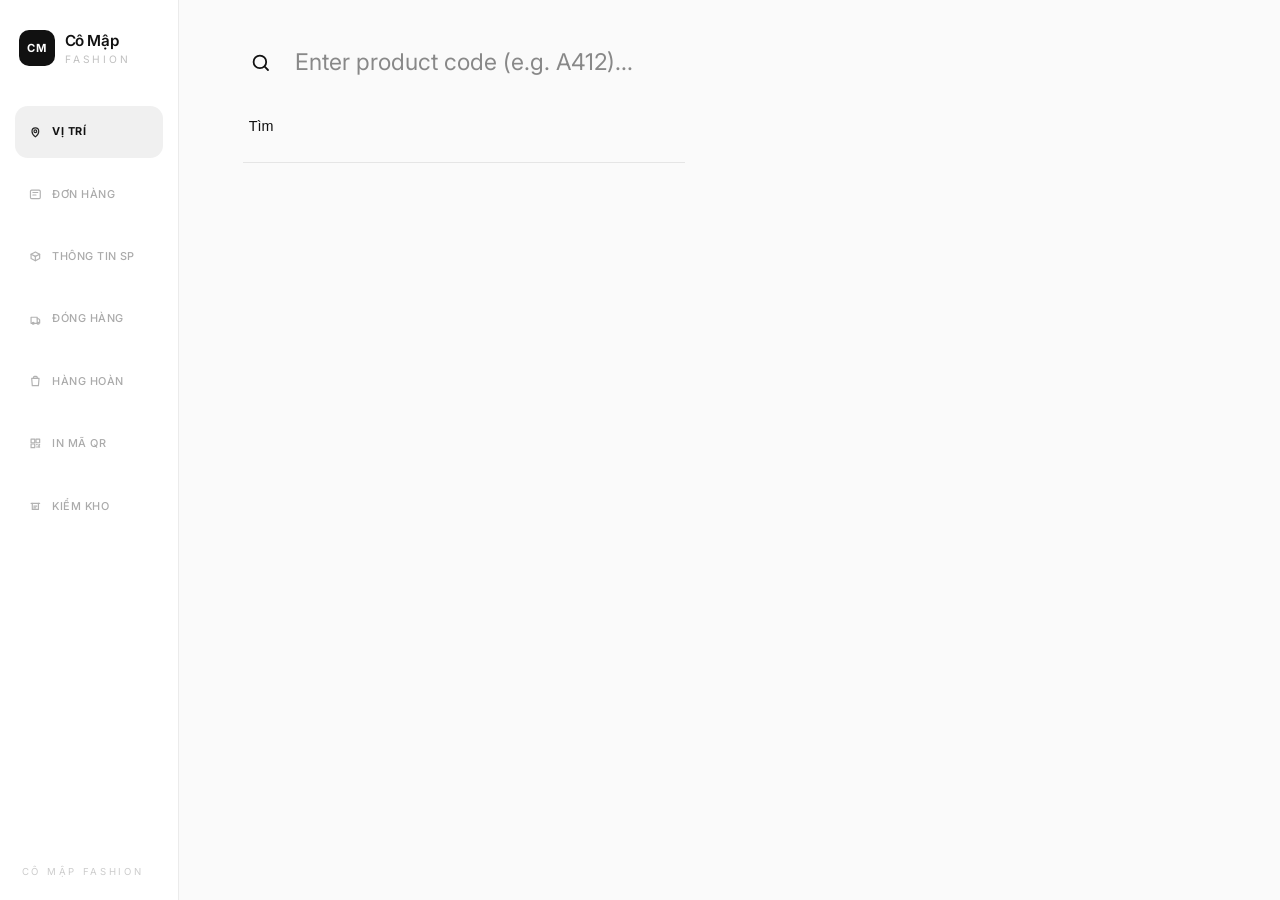
<file: index.html>
<!DOCTYPE html>
<html lang="vi">

<head>
  <meta charset="UTF-8" />
  <meta name="viewport" content="width=device-width, initial-scale=1.0" />
  <title>Đang chuyển hướng...</title>
  <meta http-equiv="refresh" content="0; url=location.html" />
  <script>
    window.location.replace('location.html');
  </script>
</head>

<body>
</body>

</html>
</file>
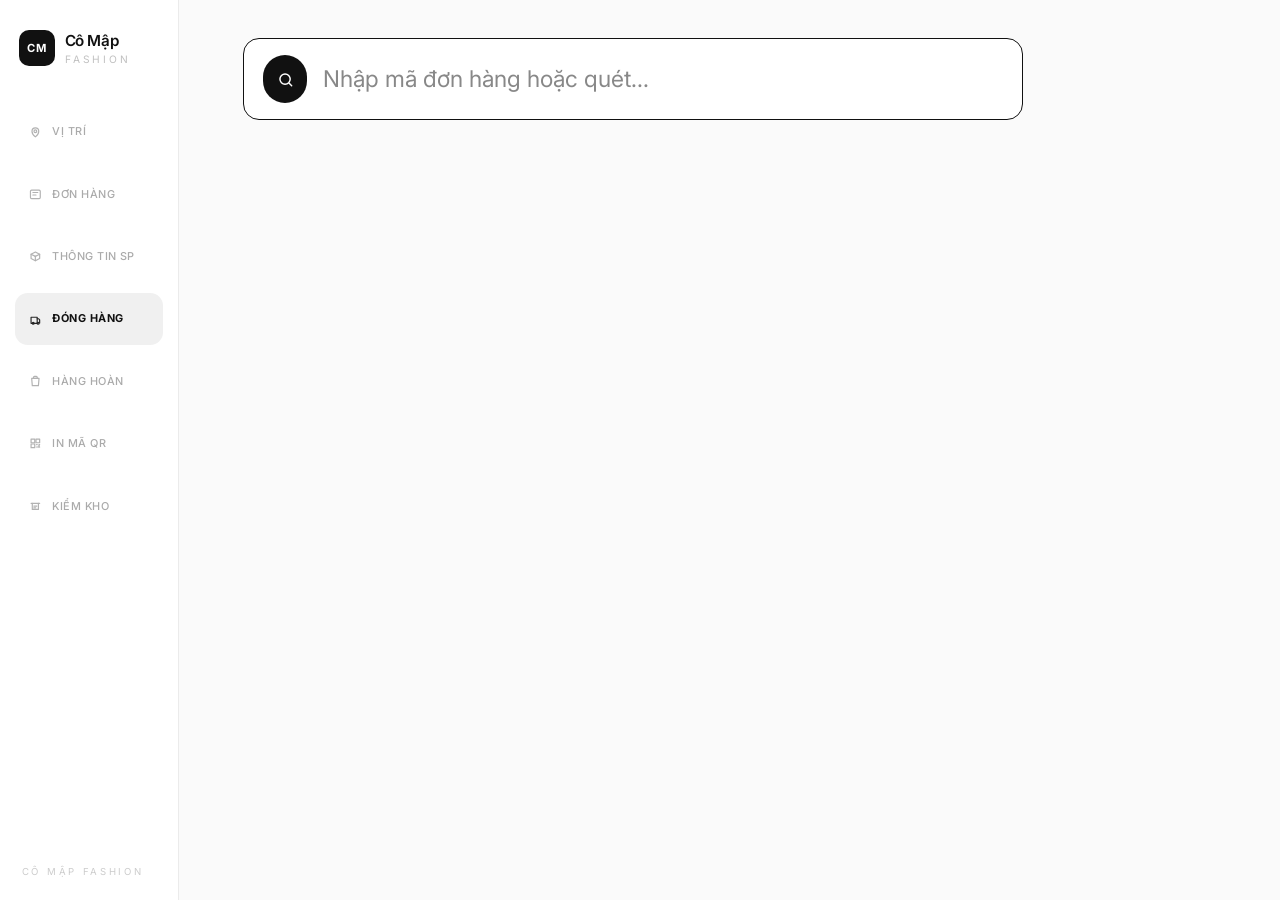
<file: bochang.html>
<!DOCTYPE html>
<html lang="vi">

<head>
  <meta charset="UTF-8" />
  <meta name="viewport" content="width=device-width, initial-scale=1" />
  <title>Đóng Hàng - Cô Mập Fashion</title>
  <link rel="preconnect" href="https://fonts.googleapis.com">
  <link rel="preconnect" href="https://fonts.gstatic.com" crossorigin>
  <link href="https://fonts.googleapis.com/css2?family=Inter:wght@400;500;600;700&display=swap" rel="stylesheet">
  <link rel="stylesheet" href="app.css">
  <style>
    /* Page specific overrides for Packing */
    body.packing-page {
      --sidebar-width: 14%;
      --search-form-width: min(100%, 780px);
      --search-form-offset: 1.6rem;
      --shell-pad-x: clamp(3rem, 5vw, 4rem);
      --shell-pad-y: clamp(2.25rem, 3vw, 3rem);
      background: #FAFAFA;
      color: #111111;
    }

    .packing-page main {
      max-width: 1320px;
    }

    .sr-only {
      position: absolute;
      width: 1px;
      height: 1px;
      padding: 0;
      margin: -1px;
      overflow: hidden;
      clip: rect(0, 0, 0, 0);
      white-space: nowrap;
      border: 0;
    }

    #scan-form-container {
      width: var(--search-form-width);
      margin-left: 0;
      margin-right: 0;
      margin-top: var(--search-form-offset);
      margin-bottom: 0;
      justify-self: start;
      align-self: start;
    }

    .packing-page #scan-form {
      width: 100%;
      display: grid;
      grid-template-columns: auto minmax(0, 1fr);
      align-items: center;
      gap: 1rem;
      padding: 1rem 1.2rem;
      border: 1px solid #EBEBEB;
      border-radius: 16px;
      background: #FFFFFF;
      box-shadow: none;
    }

    .packing-page #scan-form:focus-within {
      border-color: #111111;
      box-shadow: none;
    }

    .packing-page #scan-input {
      width: 100%;
      border: none;
      padding: 0;
      background: transparent;
      font-family: "Inter", sans-serif;
      font-size: clamp(1.15rem, 1.8vw, 1.55rem);
      font-weight: 500;
      line-height: 1.2;
      text-align: left;
      color: #111111;
      outline: none;
    }

    .packing-page #scan-input::placeholder {
      font-family: "Inter", sans-serif;
      font-size: inherit;
      line-height: inherit;
      color: #888888;
      font-weight: 400;
    }

    .packing-page #scan-form button[type="submit"] {
      width: 2.75rem;
      height: 2.75rem;
      min-width: 0;
      padding: 0;
      border: 0;
      border-radius: 999px;
      background: #111111;
      color: #fff;
      display: inline-flex;
      align-items: center;
      justify-content: center;
      box-shadow: none;
      transform: none;
    }

    .packing-page #scan-form button[type="submit"] svg {
      width: 1.1rem;
      height: 1.1rem;
      stroke: currentColor;
      stroke-width: 2;
      fill: none;
    }

    .packing-layout {
      display: flex;
      flex-direction: column;
      gap: 1.5rem;
      width: 100%;
      max-width: none;
    }

    .packing-overview {
      position: relative;
      overflow: hidden;
      width: 100%;
      padding: 1.6rem 1.8rem;
      border-radius: 20px;
      background: #FFFFFF;
      border: 1px solid #EBEBEB;
      box-shadow: none;
    }

    .packing-overview::before {
      content: "";
      position: absolute;
      inset: auto -10% -45% auto;
      width: 260px;
      height: 260px;
      border-radius: 999px;
      background: none;
      pointer-events: none;
    }

    .packing-overview-top {
      display: flex;
      align-items: flex-start;
      justify-content: space-between;
      gap: 1rem;
      margin-bottom: 1.2rem;
    }

    .packing-title-group {
      display: flex;
      flex-direction: column;
      gap: 0.65rem;
      min-width: 0;
    }

    .packing-status-row {
      display: flex;
      flex-wrap: wrap;
      gap: 0.55rem;
      align-items: center;
    }

    .status-pill {
      display: inline-flex;
      align-items: center;
      gap: 0.45rem;
      min-height: 28px;
      padding: 0.35rem 0.8rem;
      border-radius: 999px;
      text-transform: uppercase;
      letter-spacing: 0.06em;
      font-size: 0.72rem;
      font-weight: 700;
    }

    .status-pill.primary {
      background: #F5F5F5;
      color: #111111;
    }

    .status-pill.warn {
      background: rgba(245, 158, 11, 0.14);
      color: #b45309;
    }

    .status-pill.success {
      background: rgba(16, 185, 129, 0.14);
      color: #047857;
    }

    .status-pill.neutral {
      background: rgba(210, 210, 215, 0.14);
      color: #475569;
    }

    .packing-status-dot {
      width: 8px;
      height: 8px;
      border-radius: 999px;
      background: currentColor;
      opacity: 0.8;
    }

    .packing-heading {
      margin: 0;
      font-size: clamp(1.45rem, 2.6vw, 2rem);
      font-weight: 800;
      line-height: 1.05;
      letter-spacing: -0.04em;
      color: #111111;
    }

    .packing-subtext {
      margin: 0;
      font-size: 0.96rem;
      color: #888888;
      font-weight: 500;
    }

    .packing-note-stack {
      display: flex;
      flex-direction: column;
      gap: 0.7rem;
      margin-top: 0.2rem;
    }

    .packing-private-note {
      display: flex;
      align-items: flex-start;
      gap: 0.75rem;
      max-width: 680px;
      padding: 0.9rem 1rem;
      border-radius: 18px;
      background: rgba(245, 158, 11, 0.12);
      border: 1px solid rgba(245, 158, 11, 0.22);
      color: #92400e;
    }

    .packing-private-note-icon {
      width: 28px;
      height: 28px;
      border-radius: 999px;
      flex-shrink: 0;
      display: inline-flex;
      align-items: center;
      justify-content: center;
      background: #f59e0b;
      color: #fff;
      font-size: 0.9rem;
      font-weight: 900;
    }

    .packing-private-note-copy {
      min-width: 0;
    }

    .packing-private-note-label {
      margin: 0;
      font-size: 0.72rem;
      font-weight: 800;
      text-transform: uppercase;
      letter-spacing: 0.08em;
      color: #b45309;
    }

    .packing-private-note-text {
      margin: 0.2rem 0 0;
      font-size: 0.92rem;
      font-weight: 700;
      line-height: 1.45;
      color: #78350f;
      white-space: pre-wrap;
    }

    .packing-progress-panel {
      width: min(100%, 360px);
      align-self: center;
    }

    .packing-progress-meta {
      display: flex;
      justify-content: space-between;
      align-items: center;
      gap: 1rem;
      margin-bottom: 0.55rem;
      font-size: 0.88rem;
      color: #888888;
      font-weight: 700;
    }

    .packing-progress-bar {
      width: 100%;
      height: 12px;
      border-radius: 999px;
      overflow: hidden;
      background: rgba(210, 210, 215, 0.18);
    }

    .packing-progress-fill {
      width: 0%;
      height: 100%;
      border-radius: inherit;
      background: #111111;
      transition: width 0.35s ease;
    }

    .packing-main-grid {
      display: grid;
      width: 100%;
      grid-template-columns: minmax(560px, 1fr) 320px;
      gap: 1.5rem;
      align-items: start;
    }

    .packing-panel {
      min-width: 0;
      border-radius: 20px;
      background: #FFFFFF;
      border: 1px solid #EBEBEB;
      box-shadow: none;
    }

    .packing-panel-header {
      display: flex;
      align-items: center;
      justify-content: space-between;
      gap: 1rem;
      padding: 1.4rem 1.4rem 0;
    }

    .packing-panel-title {
      margin: 0;
      font-size: 1.1rem;
      font-weight: 800;
      color: #111111;
    }

    .packing-panel-subtitle {
      margin: 0.2rem 0 0;
      font-size: 0.88rem;
      color: #888888;
    }

    .packing-legend {
      display: flex;
      flex-wrap: wrap;
      gap: 0.75rem;
      font-size: 0.76rem;
      color: #888888;
      font-weight: 700;
    }

    .packing-legend-item {
      display: inline-flex;
      align-items: center;
      gap: 0.45rem;
    }

    .packing-legend-dot {
      width: 8px;
      height: 8px;
      border-radius: 999px;
    }

    .products-grid {
      display: grid;
      grid-template-columns: repeat(auto-fit, minmax(200px, 1fr));
      gap: 1rem;
      padding: 1.25rem 1.4rem 1.4rem;
    }

    .product-card-item {
      overflow: hidden;
      border-radius: 16px;
      border: 1px solid rgba(210, 210, 215, 0.16);
      background: #FFFFFF;
      transition: box-shadow 0.2s ease;
    }

    .product-card-item:hover {
      transform: none;
      box-shadow: none;
    }

    .product-card-item.is-complete {
      border-color: rgba(16, 185, 129, 0.24);
    }

    .product-card-item.is-partial {
      border-color: rgba(245, 158, 11, 0.28);
    }

    .product-card-item.is-pending {
      border-color: rgba(210, 210, 215, 0.2);
    }

    .product-card-visual {
      position: relative;
      aspect-ratio: 3 / 4;
      padding: 1rem;
      display: flex;
      align-items: flex-end;
      justify-content: flex-start;
      background: rgba(29, 29, 31, 0.04);
    }

    .product-card-visual::before {
      content: "";
      position: absolute;
      inset: 14% 12% auto auto;
      width: 72px;
      height: 72px;
      border-radius: 20px;
      background: rgba(255, 255, 255, 0.46);
      transform: rotate(18deg);
    }

    .product-card-image {
      position: absolute;
      inset: 0;
      width: 100%;
      height: 100%;
      object-fit: cover;
    }

    .product-card-visual.has-image::before {
      display: none;
    }

    .product-card-visual.has-image::after {
      content: "";
      position: absolute;
      inset: 0;
      background: linear-gradient(180deg, rgba(29, 29, 31, 0.02) 0%, rgba(29, 29, 31, 0.58) 100%);
    }

    .product-card-code {
      position: relative;
      z-index: 1;
      display: inline-flex;
      align-items: center;
      justify-content: center;
      min-width: 70px;
      min-height: 70px;
      padding: 0.75rem;
      border-radius: 22px;
      background: rgba(29, 29, 31, 0.8);
      color: #fff;
      font-size: 1rem;
      font-weight: 800;
      letter-spacing: 0.04em;
      box-shadow: 0 12px 24px rgba(29, 29, 31, 0.16);
    }

    .product-card-badge {
      position: absolute;
      left: 1rem;
      bottom: 1rem;
      z-index: 1;
      display: inline-flex;
      align-items: center;
      min-height: 28px;
      padding: 0.32rem 0.7rem;
      border-radius: 999px;
      color: #fff;
      font-size: 0.7rem;
      font-weight: 800;
      text-transform: uppercase;
      letter-spacing: 0.06em;
    }

    .product-card-badge.complete {
      background: #10b981;
    }

    .product-card-badge.partial {
      background: #f59e0b;
    }

    .product-card-badge.pending {
      background: #6E6E73;
    }

    .product-card-body {
      padding: 1rem 1rem 1.05rem;
    }

    .product-card-name {
      margin: 0;
      font-size: 1rem;
      font-weight: 800;
      color: #111111;
    }

    .product-card-meta {
      display: flex;
      justify-content: space-between;
      align-items: center;
      gap: 0.75rem;
      margin-top: 0.35rem;
      font-size: 0.88rem;
      color: #888888;
      font-weight: 600;
    }

    .product-card-qty {
      font-weight: 800;
    }

    .product-card-qty.complete {
      color: #059669;
    }

    .product-card-qty.partial {
      color: #d97706;
    }

    .product-card-qty.pending {
      color: #94a3b8;
    }

    .product-card-track {
      margin-top: 0.8rem;
      width: 100%;
      height: 8px;
      border-radius: 999px;
      background: rgba(210, 210, 215, 0.16);
      overflow: hidden;
    }

    .product-card-track-fill {
      width: 0%;
      height: 100%;
      border-radius: inherit;
    }

    .product-card-track-fill.complete {
      background: #10b981;
    }

    .product-card-track-fill.partial {
      background: #f59e0b;
    }

    .product-card-track-fill.pending {
      background: #cbd5e1;
    }

    .packing-empty {
      min-height: 280px;
      display: flex;
      align-items: center;
      justify-content: center;
      text-align: center;
      padding: 2rem;
      color: #94a3b8;
      font-size: 1rem;
      font-weight: 700;
      letter-spacing: 0.03em;
    }

    .packing-sidebar {
      display: flex;
      flex-direction: column;
      gap: 1rem;
      min-width: 0;
    }

    .scan-highlight {
      position: relative;
      overflow: hidden;
      padding: 1.4rem;
    }

    .scan-highlight::before {
      content: "";
      position: absolute;
      inset: 0 0 auto;
      height: 4px;
      background: linear-gradient(90deg, #10b981, #34d399);
    }

    .scan-highlight[data-variant="error"]::before {
      background: linear-gradient(90deg, #ef4444, #f97316);
    }

    .scan-highlight[data-variant="idle"]::before {
      background: linear-gradient(90deg, #94a3b8, #cbd5e1);
    }

    .scan-highlight-icon {
      width: 52px;
      height: 52px;
      display: inline-flex;
      align-items: center;
      justify-content: center;
      border-radius: 999px;
      background: rgba(16, 185, 129, 0.14);
      color: #059669;
      font-size: 1.3rem;
      font-weight: 900;
    }

    .scan-highlight[data-variant="error"] .scan-highlight-icon {
      background: rgba(239, 68, 68, 0.12);
      color: #dc2626;
    }

    .scan-highlight[data-variant="idle"] .scan-highlight-icon {
      background: rgba(210, 210, 215, 0.12);
      color: #888888;
    }

    .scan-highlight-title {
      margin: 0.9rem 0 0;
      font-size: 1.05rem;
      font-weight: 900;
      letter-spacing: 0.02em;
      color: #111111;
    }

    .scan-highlight-code {
      display: inline-flex;
      align-items: center;
      min-height: 34px;
      margin-top: 0.5rem;
      padding: 0.42rem 0.8rem;
      border-radius: 999px;
      background: rgba(16, 185, 129, 0.12);
      color: #047857;
      font-size: 0.9rem;
      font-weight: 800;
    }

    .scan-highlight[data-variant="error"] .scan-highlight-code {
      background: rgba(239, 68, 68, 0.12);
      color: #b91c1c;
    }

    .scan-highlight[data-variant="idle"] .scan-highlight-code {
      background: rgba(210, 210, 215, 0.12);
      color: #475569;
    }

    .scan-highlight-note {
      margin: 0.75rem 0 0;
      font-size: 0.78rem;
      color: #888888;
      font-weight: 600;
    }

    .history-panel {
      overflow: hidden;
    }

    .history-header {
      padding: 1rem 1.2rem;
      border-bottom: 1px solid rgba(210, 210, 215, 0.16);
      background: #FAFAFA;
      font-size: 0.84rem;
      font-weight: 800;
      color: #888888;
      text-transform: uppercase;
      letter-spacing: 0.06em;
    }

    .history-list {
      display: flex;
      flex-direction: column;
    }

    .history-item {
      display: flex;
      align-items: center;
      gap: 0.75rem;
      padding: 0.95rem 1.15rem;
      border-bottom: 1px solid rgba(210, 210, 215, 0.12);
    }

    .history-item:last-child {
      border-bottom: 0;
    }

    .history-icon {
      width: 30px;
      height: 30px;
      border-radius: 999px;
      display: inline-flex;
      align-items: center;
      justify-content: center;
      font-size: 0.95rem;
      font-weight: 900;
      flex-shrink: 0;
    }

    .history-icon.success {
      background: rgba(16, 185, 129, 0.14);
      color: #059669;
    }

    .history-icon.error {
      background: rgba(239, 68, 68, 0.12);
      color: #dc2626;
    }

    .history-copy {
      min-width: 0;
      flex: 1;
    }

    .history-code {
      margin: 0;
      font-size: 0.82rem;
      font-weight: 800;
      color: #111111;
      word-break: break-word;
    }

    .history-time {
      margin: 0.18rem 0 0;
      font-size: 0.7rem;
      color: #888888;
      font-weight: 700;
      text-transform: uppercase;
      letter-spacing: 0.06em;
    }

    .action-grid {
      display: grid;
      gap: 0.8rem;
    }

    .action-btn {
      min-height: 52px;
      border: 0;
      border-radius: 18px;
      padding: 0.95rem 1rem;
      font-size: 0.88rem;
      font-weight: 900;
      text-transform: uppercase;
      letter-spacing: 0.06em;
      cursor: pointer;
      transition: transform 0.18s ease, opacity 0.18s ease, box-shadow 0.18s ease;
    }

    .action-btn:hover {
      transform: translateY(-1px);
    }

    .action-btn:active {
      transform: translateY(0);
    }

    .action-btn.primary {
      color: #fff;
      background: #111111;
      box-shadow: none;
    }

    .action-btn.danger {
      color: #fff;
      background: linear-gradient(135deg, #b91c1c 0%, #dc2626 100%);
      box-shadow: none;
    }

    .action-btn.neutral {
      color: #444444;
      background: #F0F0F0;
    }

    .packing-popup {
      position: fixed;
      top: 50%;
      left: 50%;
      z-index: 200;
      min-width: min(92vw, 360px);
      max-width: 420px;
      padding: 1rem 1.15rem;
      border-radius: 16px;
      background: rgba(29, 29, 31, 0.94);
      color: #fff;
      box-shadow: 0 8px 32px rgba(0, 0, 0, 0.18);
      transform: translate(-50%, -50%);
      text-align: center;
    }

    .packing-popup-title {
      margin: 0;
      font-size: 1rem;
      font-weight: 800;
      letter-spacing: 0.01em;
    }

    .action-btn.secondary {
      color: #444444;
      background: rgba(229, 229, 234, 0.86);
    }

    .packing-status {
      text-align: left;
      margin: 0;
    }

    /* Desktop split specific */
    @media (min-width: 900px) {
      .packing-page main {
        width: calc(100% - var(--sidebar-width));
        max-width: none;
        align-items: start;
      }

      .packing-page #scan-form-container {
        width: var(--search-form-width);
        max-width: none;
        margin-left: 0;
        margin-right: 0;
        margin-top: 0;
      }
    }

    @media (max-width: 899px) {
      body.packing-page {
        --shell-pad-x: 1rem;
        --shell-pad-y: 1rem;
      }

      .packing-page #scan-form-container {
        margin-top: 0.8rem;
      }

      .packing-overview-top {
        flex-direction: column;
      }

      .packing-progress-panel {
        width: 100%;
      }

      .packing-main-grid {
        grid-template-columns: 1fr;
      }

      .packing-panel-header {
        flex-direction: column;
        align-items: flex-start;
      }

      .products-grid {
        grid-template-columns: 1fr;
      }
    }

    @media (max-width: 1240px) {
      .packing-main-grid {
        grid-template-columns: 1fr;
      }
    }
  </style>
</head>

<body class="packing-page">
  <main>
    <div class="topbar">
      <div class="sidebar-brand">
        <span class="sidebar-brand-mark">CM</span>
        <div class="sidebar-brand-text">
          <strong>Cô Mập</strong>
          <span>Fashion</span>
        </div>
        <span class="mobile-page-title">Đóng hàng</span>
        <button class="mobile-nav-toggle" type="button" aria-label="Mở menu" aria-expanded="false">
          <svg viewBox="0 0 24 24" aria-hidden="true"><path d="M4 7h16"></path><path d="M4 12h16"></path><path d="M4 17h16"></path></svg>
        </button>
      </div>
      <nav class="header-nav" aria-label="Điều hướng">
        <a href="location.html" class="header-link">
          <svg viewBox="0 0 24 24" aria-hidden="true"><path d="M12 21s-5.5-4.2-5.5-9.25A5.5 5.5 0 0 1 12 6.25a5.5 5.5 0 0 1 5.5 5.5C17.5 16.8 12 21 12 21Z"></path><circle cx="12" cy="11.75" r="2.25"></circle></svg>
          <span class="nav-text">Vị trí</span>
        </a>
        <a href="thongtindonhang.html" class="header-link">
          <svg viewBox="0 0 24 24" aria-hidden="true"><rect x="4" y="5" width="16" height="14" rx="2"></rect><path d="M8 9h8"></path><path d="M8 13h5"></path></svg>
          <span class="nav-text">Đơn hàng</span>
        </a>
        <a href="thongtinsanpham.html" class="header-link">
          <svg viewBox="0 0 24 24" aria-hidden="true"><path d="M5 8.5 12 5l7 3.5v7L12 19l-7-3.5v-7Z"></path><path d="M12 12 5 8.5"></path><path d="M12 12l7-3.5"></path><path d="M12 12v7"></path></svg>
          <span class="nav-text">Thông tin SP</span>
        </a>
        <a href="bochang.html" class="header-link active">
          <svg viewBox="0 0 24 24" aria-hidden="true"><path d="M5 8.5h10v10H5z"></path><path d="M15 11h2.5l1.5 2v5H15"></path><circle cx="8.5" cy="18.5" r="1.5"></circle><circle cx="16.5" cy="18.5" r="1.5"></circle></svg>
          <span class="nav-text">Đóng hàng</span>
        </a>
        <a href="hangbom.html" class="header-link">
          <svg viewBox="0 0 24 24" aria-hidden="true"><path d="M8 7h8"></path><path d="M9 7V5.5A1.5 1.5 0 0 1 10.5 4h3A1.5 1.5 0 0 1 15 5.5V7"></path><path d="M6 7h12l-1 12H7L6 7Z"></path></svg>
          <span class="nav-text">Hàng hoàn</span>
        </a>
        <a href="inmaqr.html" class="header-link">
          <svg viewBox="0 0 24 24" aria-hidden="true"><rect x="5" y="5" width="6" height="6"></rect><rect x="13" y="5" width="6" height="6"></rect><rect x="5" y="13" width="6" height="6"></rect><path d="M14 14h1"></path><path d="M18 14h1"></path><path d="M14 18h5"></path><path d="M18 15v3"></path></svg>
          <span class="nav-text">In Mã QR</span>
        </a>
        <a href="kiemkho.html" class="header-link">
          <svg viewBox="0 0 24 24" aria-hidden="true"><path d="M5 7h14"></path><path d="M7 7v10h10V7"></path><path d="M9.5 11.5h5"></path><path d="M9.5 14.5h3"></path></svg>
          <span class="nav-text">Kiểm Kho</span>
        </a>
      </nav>
      <div class="sidebar-meta">Cô Mập Fashion</div>
    </div>
    <button class="mobile-nav-backdrop" type="button" aria-label="Đóng menu"></button>

    <!-- Center Search/Scan Input -->
    <div class="lookup-form" id="scan-form-container">
      <form id="scan-form" autocomplete="off">
        <label class="sr-only" for="scan-input">Mã đơn hàng</label>
        <button type="submit" aria-label="Tra cứu đơn đóng hàng">
          <svg viewBox="0 0 24 24" stroke-linecap="round" stroke-linejoin="round" aria-hidden="true">
            <circle cx="11" cy="11" r="7"></circle>
            <path d="M20 20L16.65 16.65"></path>
          </svg>
        </button>
        <input id="scan-input" type="text" placeholder="Nhập mã đơn hàng hoặc quét..." autocomplete="off" autofocus />
      </form>
    </div>

    <div class="status-bar" id="status-bar" data-variant="idle" hidden></div>
    <div class="packing-popup" id="completed-popup" hidden>
      <p class="packing-popup-title" id="completed-popup-message">Đơn này đã bốc xong</p>
    </div>

    <!-- Main Content Split -->
    <section id="result-container" class="packing-layout" hidden>
      <article class="packing-overview">
        <div class="packing-overview-top">
          <div class="packing-title-group">
            <div class="packing-status-row">
              <span class="status-pill primary" id="primary-status-pill">
                <span class="packing-status-dot"></span>
                Đang đối soát
              </span>
              <span class="status-pill warn">Đơn đóng hàng</span>
            </div>

            <div id="idle-view">
              <h2 class="packing-heading">Sẵn sàng quét đơn mới</h2>
              <p class="packing-subtext">Nhập mã đơn hàng hoặc quét mã để bắt đầu.</p>
            </div>

            <div id="loading-view" hidden>
              <h2 class="packing-heading">Đang tải dữ liệu đơn hàng...</h2>
              <p class="packing-subtext">Hệ thống đang đối chiếu danh sách sản phẩm.</p>
            </div>

            <div id="order-info-view" hidden>
              <h2 class="packing-heading">Mã đơn: <span id="order-code-display">---</span></h2>
              <div class="packing-note-stack">
                <p class="packing-subtext" id="order-description-display" hidden></p>
                <div class="packing-private-note" id="private-description-panel" hidden>
                  <span class="packing-private-note-icon">!</span>
                  <div class="packing-private-note-copy">
                    <p class="packing-private-note-label">Ghi chú nội bộ</p>
                    <p class="packing-private-note-text" id="private-description-display"></p>
                  </div>
                </div>
              </div>
            </div>

            <div id="complete-view" hidden>
              <h2 class="packing-heading">Đơn hàng đã hoàn thành</h2>
              <p class="packing-subtext">Tất cả sản phẩm đã được quét đủ.</p>
            </div>
          </div>

          <div class="packing-progress-panel">
            <div class="packing-progress-meta">
              <span>Tiến độ tổng quát</span>
              <span id="order-progress-display">0/0</span>
            </div>
            <div class="packing-progress-bar">
              <div class="packing-progress-fill" id="overall-progress-fill"></div>
            </div>
          </div>
        </div>
      </article>

      <div class="packing-main-grid">
        <article class="packing-panel">
          <div class="packing-panel-header">
            <div>
              <h3 class="packing-panel-title">Danh sách sản phẩm</h3>
              <p class="packing-panel-subtitle" id="product-summary-text">0 loại sản phẩm</p>
            </div>
            <div class="packing-legend">
              <span class="packing-legend-item"><span class="packing-legend-dot" style="background:#10b981;"></span>Đã đủ</span>
              <span class="packing-legend-item"><span class="packing-legend-dot" style="background:#f59e0b;"></span>Còn thiếu</span>
              <span class="packing-legend-item"><span class="packing-legend-dot" style="background:#cbd5e1;"></span>Chưa quét</span>
            </div>
          </div>
          <div class="products-grid" id="lines-list"></div>
          <div class="packing-empty" id="list-placeholder">Danh sách trống</div>
        </article>

        <aside class="packing-sidebar">
          <article class="packing-panel scan-highlight" id="latest-scan-card" data-variant="idle">
            <div class="scan-highlight-icon" id="latest-scan-icon">...</div>
            <h3 class="scan-highlight-title" id="latest-scan-title">Chưa có lượt quét</h3>
            <div class="scan-highlight-code" id="latest-scan-code">Chờ quét sản phẩm</div>
            <p class="scan-highlight-note" id="latest-scan-note">Lịch sử quét sẽ hiển thị ngay tại đây.</p>
          </article>

          <article class="packing-panel history-panel">
            <div class="history-header">Lịch sử quét</div>
            <div class="history-list" id="scan-history-list"></div>
            <div class="packing-empty" id="scan-history-empty" style="min-height:140px;">Chưa có lịch sử quét</div>
          </article>

          <div class="action-grid">
            <button id="reload-btn" class="action-btn neutral" type="button">Quét đơn khác</button>
            <button id="cancel-btn" class="action-btn danger" type="button">Hủy</button>
          </div>
        </aside>
      </div>
    </section>

    <footer>&copy; <span id="year"></span> Kho vận hành.</footer>
  </main>

  <script>
    // Original logic adapted
    const ORDER_WEBHOOK_URL = 'https://vmi3164630.contaboserver.net/webhook/hook/order/resolve';
    const PICK_WEBHOOK_URL = 'https://vmi3164630.contaboserver.net/webhook/hook/pick/verify';
    const RESET_WEBHOOK_URL = 'https://vmi3164630.contaboserver.net/webhook/reset_bochang';
    const LAST_PAGE_KEY = 'cmf:lastPage';

    const scanInput = document.getElementById('scan-input');
    const scanForm = document.getElementById('scan-form');
    const statusBar = document.getElementById('status-bar');
    const completedPopup = document.getElementById('completed-popup');
    const completedPopupMessage = document.getElementById('completed-popup-message');

    const idleView = document.getElementById('idle-view');
    const loadingView = document.getElementById('loading-view');
    const orderInfoView = document.getElementById('order-info-view');
    const completeView = document.getElementById('complete-view');

    const orderCodeDisplay = document.getElementById('order-code-display');
    const progressDisplay = document.getElementById('order-progress-display');
    const orderDescriptionDisplay = document.getElementById('order-description-display');
    const privateDescriptionPanel = document.getElementById('private-description-panel');
    const privateDescriptionDisplay = document.getElementById('private-description-display');
    const linesList = document.getElementById('lines-list');
    const listPlaceholder = document.getElementById('list-placeholder');
    const reloadBtn = document.getElementById('reload-btn');
    const cancelBtn = document.getElementById('cancel-btn');
    const resultContainer = document.getElementById('result-container');
    const overallProgressFill = document.getElementById('overall-progress-fill');
    const productSummaryText = document.getElementById('product-summary-text');
    const latestScanCard = document.getElementById('latest-scan-card');
    const latestScanIcon = document.getElementById('latest-scan-icon');
    const latestScanTitle = document.getElementById('latest-scan-title');
    const latestScanCode = document.getElementById('latest-scan-code');
    const latestScanNote = document.getElementById('latest-scan-note');
    const scanHistoryList = document.getElementById('scan-history-list');
    const scanHistoryEmpty = document.getElementById('scan-history-empty');
    const primaryStatusPill = document.getElementById('primary-status-pill');

    let appState = 'IDLE';
    let currentOrder = null;
    let audioContext = null;
    let completeResetTimer = null;
    let completedPopupTimer = null;
    let scanHistory = [];

    document.getElementById('year').textContent = new Date().getFullYear();
    localStorage.setItem(LAST_PAGE_KEY, 'bochang.html');

    // Audio
    function playSound(type) {
      if (!audioContext) audioContext = new (window.AudioContext || window.webkitAudioContext)();
      if (audioContext.state === 'suspended') audioContext.resume();

      const osc = audioContext.createOscillator();
      const g = audioContext.createGain();
      osc.connect(g); g.connect(audioContext.destination);

      if (type === 'error') {
        osc.type = 'sawtooth';
        osc.frequency.setValueAtTime(150, audioContext.currentTime);
      } else {
        osc.frequency.setValueAtTime(type === 'scan' ? 800 : 1200, audioContext.currentTime);
      }
      g.gain.setValueAtTime(0.1, audioContext.currentTime);
      g.gain.exponentialRampToValueAtTime(0.01, audioContext.currentTime + 0.15);
      osc.start();
      osc.stop(audioContext.currentTime + 0.15);
    }
    document.body.addEventListener('click', () => { if (!audioContext) playSound('scan'); });

    // View Management
    function setView(state) {
      appState = state;
      if (state !== 'COMPLETE' && completeResetTimer) {
        clearTimeout(completeResetTimer);
        completeResetTimer = null;
      }
      idleView.hidden = true;
      loadingView.hidden = true;
      orderInfoView.hidden = true;
      completeView.hidden = true;
      resultContainer.hidden = state === 'IDLE';

      if (state === 'IDLE') idleView.hidden = false;
      if (state === 'LOADING') loadingView.hidden = false;
      if (state === 'ORDER') orderInfoView.hidden = false;
      if (state === 'COMPLETE') completeView.hidden = false;

      if (state === 'COMPLETE') {
        primaryStatusPill.className = 'status-pill success';
        primaryStatusPill.innerHTML = '<span class="packing-status-dot"></span>Hoàn thành';
      } else if (state === 'LOADING') {
        primaryStatusPill.className = 'status-pill neutral';
        primaryStatusPill.innerHTML = '<span class="packing-status-dot"></span>Đang tải';
      } else {
        primaryStatusPill.className = 'status-pill primary';
        primaryStatusPill.innerHTML = '<span class="packing-status-dot"></span>Đang đối soát';
      }

      scanInput.focus();
    }

    function resetCurrentOrder() {
      currentOrder = null;
      scanHistory = [];
      linesList.innerHTML = '';
      listPlaceholder.hidden = false;
      overallProgressFill.style.width = '0%';
      progressDisplay.textContent = '0/0';
      orderDescriptionDisplay.hidden = true;
      orderDescriptionDisplay.textContent = '';
      privateDescriptionPanel.hidden = true;
      privateDescriptionDisplay.textContent = '';
      productSummaryText.textContent = '0 loại sản phẩm';
      renderScanHistory();
      setLatestScanState('idle');
      setView('IDLE');
    }

    async function cancelCurrentOrder() {
      if (!currentOrder?.code) {
        resetCurrentOrder();
        window.location.reload();
        return;
      }

      try {
        const res = await fetch(RESET_WEBHOOK_URL, {
          method: 'POST',
          body: JSON.stringify({ order_code: currentOrder.code }),
          headers: { 'Content-Type': 'application/json' }
        });
        const payload = await res.json();
        const firstItem = Array.isArray(payload) ? payload[0] : payload;
        const resultData = firstItem?.result && typeof firstItem.result === 'object'
          ? firstItem.result
          : null;
        const rawData = resultData || firstItem;
        const data = rawData?.cancel_order && typeof rawData.cancel_order === 'object'
          ? rawData.cancel_order
          : rawData;

        if (data?.ok && data?.code === 'order_cancelled') {
          window.location.reload();
          return;
        }

        if (data?.ok && data?.code === 'order_reset') {
          showCompletedPopup('Đơn hàng đã bị huỷ');
          resetCurrentOrder();
          setTimeout(() => window.location.reload(), 2500);
          return;
        }

        const message = data?.message || 'Hủy đơn không thành công';
        updateStatus(message, 'error');
        setLatestScanState('error', message, message);
        playSound('error');
      } catch (error) {
        const message = 'Không thể kết nối webhook hủy đơn';
        updateStatus(message, 'error');
        setLatestScanState('error', message, message);
        playSound('error');
      }
    }

    function scheduleNextOrderReset() {
      if (completeResetTimer) clearTimeout(completeResetTimer);
      completeResetTimer = setTimeout(() => {
        completeResetTimer = null;
        resetCurrentOrder();
        updateStatus('Sẵn sàng quét đơn tiếp theo', 'success');
      }, 1200);
    }

    function updateStatus(msg, type = 'idle') {
      if (!msg) { statusBar.hidden = true; return; }
      statusBar.textContent = msg;
      statusBar.dataset.variant = type;
      statusBar.hidden = false;
      setTimeout(() => statusBar.hidden = true, 3000);
    }

    function showCompletedPopup(message) {
      if (completedPopupTimer) {
        clearTimeout(completedPopupTimer);
        completedPopupTimer = null;
      }
      completedPopupMessage.textContent = message || 'Đơn này đã bốc xong';
      completedPopup.hidden = false;
      completedPopupTimer = setTimeout(() => {
        completedPopup.hidden = true;
        completedPopupTimer = null;
      }, 5000);
    }

    function formatRelativeTime(index) {
      if (index === 0) return 'Vừa xong';
      return `${index + 1} lượt trước`;
    }

    function renderScanHistory() {
      scanHistoryList.innerHTML = '';

      if (!scanHistory.length) {
        scanHistoryEmpty.hidden = false;
        return;
      }

      scanHistoryEmpty.hidden = true;

      scanHistory.slice(0, 5).forEach((entry, index) => {
        const item = document.createElement('div');
        item.className = 'history-item';
        item.innerHTML = `
          <span class="history-icon ${entry.type === 'error' ? 'error' : 'success'}">${entry.type === 'error' ? '!' : '✓'}</span>
          <div class="history-copy">
            <p class="history-code">${entry.label}</p>
            <p class="history-time">${formatRelativeTime(index)}</p>
          </div>
        `;
        scanHistoryList.appendChild(item);
      });
    }

    function pushScanHistory(label, type) {
      scanHistory.unshift({ label, type });
      renderScanHistory();
    }

    function setLatestScanState(variant, label = 'Chờ quét sản phẩm', note = 'Lịch sử quét sẽ hiển thị ngay tại đây.') {
      latestScanCard.dataset.variant = variant;

      if (variant === 'success') {
        latestScanIcon.textContent = '✓';
        latestScanTitle.textContent = 'Sản phẩm hợp lệ';
      } else if (variant === 'error') {
        latestScanIcon.textContent = '!';
        latestScanTitle.textContent = 'Quét không hợp lệ';
      } else {
        latestScanIcon.textContent = '...';
        latestScanTitle.textContent = 'Chưa có lượt quét';
      }

      latestScanCode.textContent = label;
      latestScanNote.textContent = note;
    }

    function normalizeOrderPayload(payload, fallbackCode) {
      const entries = Array.isArray(payload) ? payload : [payload];
      const root = entries.find(item => item && typeof item === 'object') || null;
      const summary = root?.upsert_order_and_open_session && typeof root.upsert_order_and_open_session === 'object'
        ? root.upsert_order_and_open_session
        : (entries.find(item => item && Array.isArray(item.lines) && item.order_code) || null);

      if (!summary || !summary.order_code) return null;

      const lines = (summary.lines || []).map(line => {
        const sku = String(line.sku || '').trim().toUpperCase();
        const size = String(line.size || '').trim().toUpperCase();
        const qty = Number(line.qty) || 1;
        const qtyScanned = Number(line.qty_scanned);
        const picked = Number.isFinite(qtyScanned) ? qtyScanned : 0;

        return {
          ...line,
          sku,
          size,
          qty,
          picked: Math.max(0, Math.min(picked, qty))
        };
      });

      return {
        code: summary.order_code || fallbackCode,
        sessionCode: summary.code || '',
        sessionId: summary.session_id || '',
        orderId: summary.order_id || '',
        description: summary.description || '',
        privateDescription: summary.privateDescription || '',
        lines
      };
    }

    function normalizePickPayload(payload) {
      const root = Array.isArray(payload) ? payload[0] : payload;
      if (!root || typeof root !== 'object') return null;
      if (root.result && typeof root.result === 'object') return root.result;
      return root;
    }

    // Order Logic
    async function handleScan(code) {
      code = code.trim();
      if (!code) return;

      if (appState === 'IDLE' || appState === 'ERROR') {
        // Resolve Order
        setView('LOADING');
        try {
          const res = await fetch(ORDER_WEBHOOK_URL, {
            method: 'POST', body: JSON.stringify({ order_code: code }), headers: { 'Content-Type': 'application/json' }
          });
          const payload = await res.json();
          const root = Array.isArray(payload) ? payload[0] : payload;

          if (root && root.ok === false && root.code === 'already_completed') {
            const message = root.message || 'Đơn này đã bốc xong';
            showCompletedPopup(message);
            updateStatus(message, 'error');
            playSound('error');
            setView('IDLE');
            return;
          }

          const data = normalizeOrderPayload(payload, code);

          if (!data || !data.code) throw new Error('Không tìm thấy đơn ' + code);

          currentOrder = {
            code: data.code || data.order_code,
            description: data.description || '',
            privateDescription: data.privateDescription || '',
            lines: (data.lines || []).map(l => ({
              ...l,
              picked: Number.isFinite(l.picked) ? l.picked : 0,
              qty: Number(l.qty) || 1
            }))
          };

          scanHistory = [];
          renderOrder();
          renderScanHistory();
          setLatestScanState('idle', currentOrder.code, 'Đơn hàng đã sẵn sàng để quét sản phẩm.');
          setView('ORDER');
          playSound('success');

        } catch (e) {
          updateStatus(e.message, 'error');
          playSound('error');
          setLatestScanState('error', e.message, e.message);
          setView('IDLE');
        }
      } else if (appState === 'ORDER') {
        // Pick Product
        updateStatus('Đang xác thực...', 'loading');
        try {
          const pickRes = await fetch(PICK_WEBHOOK_URL, {
            method: 'POST',
            body: JSON.stringify({ order_code: currentOrder.code, product_code: code }),
            headers: { 'Content-Type': 'application/json' }
          });
          const pickPayload = await pickRes.json();
          const pickData = normalizePickPayload(pickPayload);

          if (!pickData) {
            throw new Error('Webhook quét sản phẩm không trả dữ liệu hợp lệ');
          }

          if (!pickData.ok) {
            const message = pickData.message || 'Sản phẩm không khớp hoặc đã đủ';

            if (pickData.code === 'already_completed') {
              showCompletedPopup(message || 'Đơn này đã bốc xong');
              updateStatus(message, 'error');
              playSound('error');
              setView('IDLE');
              resetCurrentOrder();
              return;
            }

            if (pickData.code === 'order_cancelled') {
              showCompletedPopup(message || 'Đơn này đã bị huỷ');
              updateStatus(message, 'error');
              playSound('error');
              resetCurrentOrder();
              setTimeout(() => window.location.reload(), 1800);
              return;
            }

            throw new Error(message);
          }

          const matchedSku = String(pickData.sku || '').trim().toUpperCase();
          const matchedSize = String(pickData.size || '').trim().toUpperCase();
          const serialLabel = String(pickData.serial || code || '').trim();

          if (!matchedSku) {
            throw new Error('Webhook chưa trả về SKU hợp lệ');
          }

          const line = currentOrder.lines.find(l => {
            if (String(l.sku || '').trim().toUpperCase() !== matchedSku || l.picked >= l.qty) return false;
            return String(l.size || '').trim().toUpperCase() === matchedSize;
          });

          if (!line) throw new Error('Sản phẩm hợp lệ nhưng không tìm thấy trong đơn');

          line.picked++;
          renderOrder();
          playSound('scan');
          updateStatus(pickData.message || `Đã pick ${matchedSku}`, 'success');
          setLatestScanState(
            'success',
            `${matchedSku}${matchedSize ? ` - ${matchedSize}` : ''}`,
            serialLabel ? `Serial: ${serialLabel}` : 'Sản phẩm đã được cập nhật vào đơn hàng.'
          );
          pushScanHistory(`${matchedSku}${matchedSize ? ` - ${matchedSize}` : ''}`, 'success');

          // Check complete
          if (currentOrder.lines.every(l => l.picked >= l.qty)) {
            setView('COMPLETE');
            playSound('success');
            scheduleNextOrderReset();
          }

        } catch (e) {
          updateStatus(e.message, 'error');
          playSound('error');
          setLatestScanState('error', e.message, e.message);
          pushScanHistory(e.message, 'error');
        }
      }
    }

    function renderOrder() {
      orderCodeDisplay.textContent = currentOrder.code;
      orderDescriptionDisplay.textContent = currentOrder.description || '';
      orderDescriptionDisplay.hidden = !currentOrder.description;
      privateDescriptionDisplay.textContent = currentOrder.privateDescription || '';
      privateDescriptionPanel.hidden = !currentOrder.privateDescription;

      let total = 0, picked = 0;
      linesList.innerHTML = '';
      productSummaryText.textContent = `${currentOrder.lines.length} loại sản phẩm`;

      currentOrder.lines.forEach(line => {
        total += line.qty;
        picked += line.picked;

        const progress = line.qty > 0 ? Math.min(100, Math.round((line.picked / line.qty) * 100)) : 0;
        const state = line.picked >= line.qty ? 'complete' : (line.picked > 0 ? 'partial' : 'pending');
        const badgeText = state === 'complete' ? 'Đã đủ' : (state === 'partial' ? `Còn thiếu ${line.qty - line.picked}` : 'Chưa quét');
        const displayName = line.name || line.product_name || `Mẫu ${line.sku}`;

        const div = document.createElement('div');
        div.className = `product-card-item is-${state}`;
        div.innerHTML = `
          <div class="product-card-visual ${line.image ? 'has-image' : ''}">
            ${line.image ? `<img class="product-card-image" src="${line.image}" alt="${displayName}">` : ''}
            <span class="product-card-code">${line.sku}</span>
            <span class="product-card-badge ${state}">${badgeText}</span>
          </div>
          <div class="product-card-body">
            <h4 class="product-card-name">${displayName}</h4>
            <div class="product-card-meta">
              <span>Size: <strong>${line.size || '--'}</strong></span>
              <span class="product-card-qty ${state}">SL: ${line.picked}/${line.qty}</span>
            </div>
            <div class="product-card-track">
              <div class="product-card-track-fill ${state}" style="width:${progress}%;"></div>
            </div>
          </div>
        `;
        linesList.appendChild(div);
      });

      progressDisplay.textContent = `${picked}/${total}`;
      overallProgressFill.style.width = `${total ? Math.round((picked / total) * 100) : 0}%`;
      listPlaceholder.hidden = currentOrder.lines.length > 0;
    }

    reloadBtn.addEventListener('click', () => {
      window.location.reload();
    });

    cancelBtn.addEventListener('click', () => {
      cancelCurrentOrder();
    });

    scanForm.addEventListener('submit', (e) => {
      e.preventDefault();
      handleScan(scanInput.value);
      scanInput.value = '';
    });

    // Init
    renderScanHistory();
    setLatestScanState('idle');
    setView('IDLE');
  </script>
  <script>
    (() => {
      const topbar = document.querySelector('.topbar');
      const toggle = document.querySelector('.mobile-nav-toggle');
      const nav = document.querySelector('.header-nav');
      const backdrop = document.querySelector('.mobile-nav-backdrop');
      if (!topbar || !toggle || !nav || !backdrop) return;
      const closeMenu = () => {
        topbar.classList.remove('nav-open');
        document.body.classList.remove('mobile-nav-open');
        toggle.setAttribute('aria-expanded', 'false');
      };
      const openMenu = () => {
        topbar.classList.add('nav-open');
        document.body.classList.add('mobile-nav-open');
        toggle.setAttribute('aria-expanded', 'true');
      };
      toggle.addEventListener('click', () => {
        if (topbar.classList.contains('nav-open')) closeMenu();
        else openMenu();
      });
      backdrop.addEventListener('click', closeMenu);
      nav.addEventListener('click', (event) => {
        if (event.target.closest('a')) closeMenu();
      });
      window.addEventListener('resize', () => {
        if (window.innerWidth > 899) closeMenu();
      });
      document.addEventListener('keydown', (event) => {
        if (event.key === 'Escape') closeMenu();
      });
    })();
  </script>
</body>

</html>
</file>
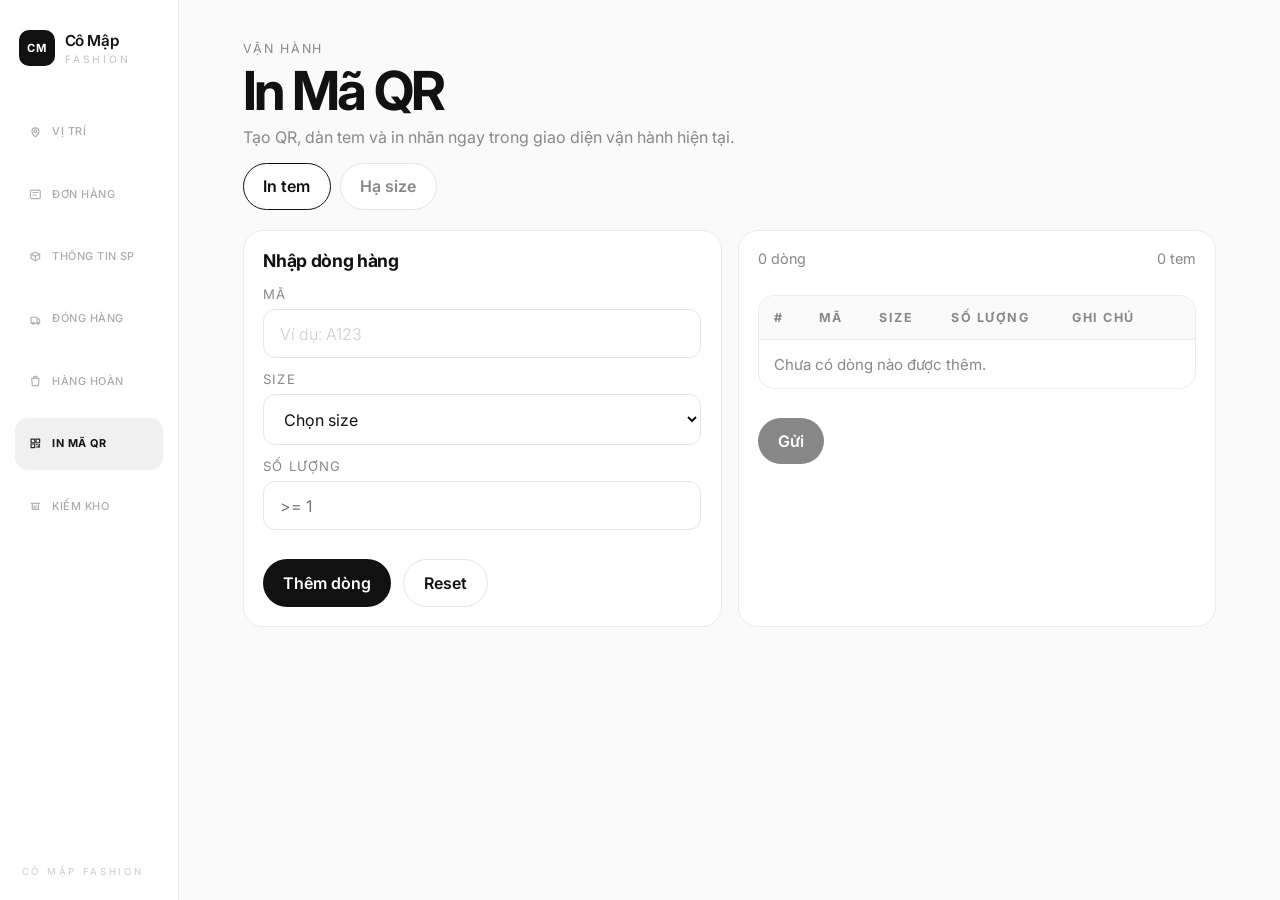
<file: inmaqr.html>
<!DOCTYPE html>
<html lang="vi">

<head>
  <meta charset="UTF-8" />
  <meta name="viewport" content="width=device-width, initial-scale=1.0" />
  <title>In Mã QR - Cô Mập Fashion</title>
  <link rel="preconnect" href="https://fonts.googleapis.com">
  <link rel="preconnect" href="https://fonts.gstatic.com" crossorigin>
  <link href="https://fonts.googleapis.com/css2?family=Inter:wght@400;500;600;700&display=swap" rel="stylesheet">
  <link rel="stylesheet" href="app.css">
  <style>
    body.qr-page {
      --sidebar-width: 14%;
      --shell-pad-x: clamp(3rem, 5vw, 4rem);
      --shell-pad-y: clamp(2.25rem, 3vw, 3rem);
      background: #FAFAFA;
      color: #111111;
    }

    .qr-page main {
      display: block;
      width: calc(100% - var(--sidebar-width));
      max-width: none;
      height: auto;
      max-height: none;
      padding: var(--shell-pad-y) var(--shell-pad-x);
    }

    .qr-shell {
      width: min(100%, 1180px);
      display: flex;
      flex-direction: column;
      gap: 1.25rem;
    }

    .qr-header {
      display: flex;
      flex-direction: column;
      gap: 0.55rem;
      padding-top: 0.15rem;
    }

    .qr-kicker {
      margin: 0;
      font-size: 0.78rem;
      letter-spacing: 0.14em;
      text-transform: uppercase;
      color: #888888;
    }

    .qr-title {
      margin: 0;
      font-size: clamp(2.3rem, 4.2vw, 3.9rem);
      line-height: 0.96;
      letter-spacing: -0.05em;
      font-weight: 700;
    }

    .qr-subtitle {
      margin: 0;
      max-width: 60ch;
      color: #888888;
      font-size: 1rem;
      line-height: 1.5;
    }

    .qr-tab-nav {
      display: inline-flex;
      flex-wrap: wrap;
      gap: 0.6rem;
      margin-top: 0.3rem;
    }

    .qr-tab-button {
      min-height: 46px;
      padding: 0.8rem 1.2rem;
      border-radius: 999px;
      border: 1px solid #E5E5E5;
      background: #FFFFFF;
      color: #888888;
      font: inherit;
      font-weight: 600;
      cursor: pointer;
      transition: border-color 0.2s ease, background-color 0.2s ease, color 0.2s ease;
    }

    .qr-tab-button[aria-selected="true"] {
      color: #111111;
      border-color: #111111;
      background: #FFFFFF;
    }

    .qr-tab-button:focus-visible {
      outline: 3px solid rgba(0, 113, 227, 0.18);
      outline-offset: 2px;
    }

    .tab-panel {
      display: grid;
      grid-template-columns: repeat(2, minmax(0, 1fr));
      gap: 1rem;
      align-items: stretch;
    }

    .tab-panel[hidden] {
      display: none !important;
    }

    .tab-panel > * {
      min-width: 0;
    }

    .qr-panel-stack {
      display: flex;
      flex-direction: column;
      gap: 1rem;
      min-width: 0;
      height: 100%;
    }

    .qr-card {
      background: #FFFFFF;
      border: 1px solid #EBEBEB;
      border-radius: 20px;
      padding: 1.2rem;
      min-width: 0;
      display: flex;
      flex-direction: column;
      gap: 0.9rem;
      height: 100%;
    }

    .qr-card h2 {
      margin: 0;
      font-size: 1.1rem;
      letter-spacing: -0.02em;
    }

    .input-grid {
      display: grid;
      grid-template-columns: repeat(auto-fit, minmax(160px, 1fr));
      gap: 0.8rem;
      margin-bottom: 0.9rem;
    }

    .input-grid.input-grid-vertical {
      grid-template-columns: 1fr;
    }

    .hasize-form {
      display: grid;
      grid-template-columns: minmax(0, 1fr) auto;
      gap: 0.8rem;
      align-items: end;
    }

    label {
      display: block;
      margin-bottom: 0.45rem;
      font-size: 0.82rem;
      letter-spacing: 0.08em;
      text-transform: uppercase;
      color: #888888;
    }

    .qr-page input,
    .qr-page select {
      width: 100%;
      min-height: 48px;
      padding: 0.85rem 0.95rem;
      border-radius: 12px;
      border: 1px solid #E5E5E5;
      background: #FFFFFF;
      color: #111111;
      font: inherit;
      box-shadow: none;
    }

    .qr-page input:focus,
    .qr-page select:focus {
      outline: none;
      border-color: #111111;
    }

    .actions,
    .hasize-actions {
      display: flex;
      flex-wrap: wrap;
      gap: 0.75rem;
    }

    .actions.single-action {
      justify-content: flex-start;
    }

    .qr-panel-stack > .qr-card:first-child {
      flex: 1;
    }

    .btn-primary,
    .btn-outline {
      min-height: 46px;
      padding: 0.8rem 1.25rem;
      border-radius: 999px;
      font: inherit;
      font-weight: 600;
      cursor: pointer;
    }

    .btn-primary {
      border: none;
      background: #111111;
      color: #FFFFFF;
    }

    .btn-outline {
      border: 1px solid #E5E5E5;
      background: #FFFFFF;
      color: #111111;
    }

    .btn-primary:disabled,
    .btn-outline:disabled {
      opacity: 0.5;
      cursor: not-allowed;
    }

    .btn-primary.is-loading,
    .btn-outline.is-loading {
      position: relative;
      padding-right: 2.5rem;
    }

    .btn-primary.is-loading::after,
    .btn-outline.is-loading::after {
      content: "";
      position: absolute;
      right: 0.9rem;
      top: 50%;
      width: 15px;
      height: 15px;
      margin-top: -7.5px;
      border-radius: 999px;
      border: 2px solid rgba(255, 255, 255, 0.5);
      border-top-color: transparent;
      animation: spin 0.8s linear infinite;
    }

    .btn-outline.is-loading::after {
      border-color: rgba(29, 29, 31, 0.25);
      border-top-color: transparent;
    }

    .table-summary {
      display: flex;
      flex-wrap: wrap;
      justify-content: space-between;
      gap: 0.75rem;
      margin-bottom: 0.8rem;
      font-size: 0.9rem;
      color: #888888;
    }

    .table-wrapper {
      border: 1px solid #EBEBEB;
      border-radius: 16px;
      overflow: hidden;
      background: #FFFFFF;
    }

    .qr-page table {
      width: 100%;
      border-collapse: collapse;
      font-size: 0.94rem;
    }

    .qr-page th,
    .qr-page td {
      padding: 0.9rem 0.95rem;
      text-align: left;
      border-bottom: 1px solid #EBEBEB;
    }

    .qr-page th {
      font-size: 0.78rem;
      letter-spacing: 0.12em;
      text-transform: uppercase;
      color: #888888;
      background: #FAFAFA;
    }

    .qr-page tbody tr:last-child td {
      border-bottom: none;
    }

    .empty-state {
      text-align: center;
      padding: 1.3rem;
      color: #888888;
    }

    .status-line {
      margin-top: 0.85rem;
      padding: 0.9rem 1rem;
      border-radius: 12px;
      border: 1px solid #E5E5E5;
      background: #FFFFFF;
      color: #111111;
      font-size: 0.92rem;
    }

    .status-line.info {
      color: #0F5E9C;
      background: rgba(2, 132, 199, 0.08);
      border-color: rgba(2, 132, 199, 0.2);
    }

    .status-line.success {
      color: #167A39;
      background: rgba(22, 163, 74, 0.08);
      border-color: rgba(22, 163, 74, 0.2);
    }

    .status-line.error {
      color: #C02D52;
      background: rgba(225, 29, 72, 0.08);
      border-color: rgba(225, 29, 72, 0.2);
    }

    .helper {
      margin: 0.8rem 0 0;
      color: #888888;
      font-size: 0.9rem;
    }

    .qr-card .actions.single-action,
    .qr-card .helper,
    .qr-card #statusBox {
      margin-top: auto;
    }

    .layout-header {
      display: flex;
      justify-content: space-between;
      align-items: flex-start;
      gap: 0.75rem;
      margin-bottom: 0.9rem;
    }

    .layout-grid,
    .hasize-grid {
      display: grid;
      grid-template-columns: repeat(auto-fit, minmax(260px, 1fr));
      gap: 0.8rem;
    }

    .hasize-card {
      display: flex;
      gap: 0.9rem;
      padding: 1rem;
      border-radius: 18px;
      border: 1px solid #EBEBEB;
      background: #FFFFFF;
    }

    .hasize-details {
      flex: 1;
      min-width: 0;
    }

    .hasize-meta {
      display: flex;
      flex-wrap: wrap;
      gap: 0.45rem;
      margin-bottom: 0.65rem;
    }

    .hasize-meta span {
      padding: 0.35rem 0.7rem;
      border-radius: 999px;
      background: #FAFAFA;
      font-size: 0.84rem;
      color: #888888;
    }

    .hasize-qr {
      width: 122px;
      min-width: 122px;
      border-left: 1px dashed #E5E5E5;
      padding-left: 0.85rem;
      display: flex;
      flex-direction: column;
      align-items: center;
      justify-content: center;
      gap: 0.5rem;
      font-size: 0.84rem;
      color: #888888;
      text-align: center;
    }

    .hasize-qr img {
      width: 102px;
      height: 102px;
      object-fit: contain;
    }

    .label-page {
      width: 105mm;
      max-width: 100%;
      height: 22mm;
      border: 1px solid #E5E5E5;
      border-radius: 10px;
      background: #fff;
      display: flex;
      overflow: hidden;
      position: relative;
    }

    .label-page::after {
      content: attr(data-page);
      position: absolute;
      top: 6px;
      right: 8px;
      font-size: 0.65rem;
      color: #888888;
    }

    .label-cell {
      flex: 1;
      min-width: 35mm;
      max-width: calc(100% / 3);
      border-right: 1px dashed rgba(15, 23, 42, 0.15);
      display: flex;
      padding: 0;
      align-items: center;
      height: 22mm;
    }

    .label-cell:last-child {
      border-right: none;
    }

    .label-cell.is-blank {
      background: repeating-linear-gradient(45deg, #f1f5f9 0, #f1f5f9 6px, #fff 6px, #fff 12px);
      justify-content: center;
      font-size: 0.8rem;
      color: #888888;
      font-style: italic;
    }

    .label-qr {
      width: 21mm;
      min-width: 21mm;
      height: 22mm;
      display: grid;
      place-items: center;
      background: #fff;
      border-right: 1px solid rgba(15, 23, 42, 0.08);
      position: relative;
      padding: 0;
    }

    .label-qr img {
      width: 20mm;
      height: 20mm;
      object-fit: contain;
    }

    .label-qr .qr-fallback {
      position: absolute;
      inset: 0;
      display: none;
      font-size: 0.65rem;
      color: #C02D52;
      text-align: center;
      line-height: 22mm;
      background: repeating-linear-gradient(135deg, rgba(239, 68, 68, 0.15) 0 6px, rgba(255, 255, 255, 0.5) 6px 12px);
    }

    .label-qr.qr-missing .qr-fallback {
      display: block;
    }

    .label-text {
      display: flex;
      flex-direction: column;
      align-items: center;
      justify-content: center;
      line-height: 1.1;
      flex: 0 0 13mm;
      width: 13mm;
      max-width: 13mm;
      height: 22mm;
      overflow: hidden;
      position: relative;
    }

    .label-text-rotate {
      position: absolute;
      inset: 0;
      display: flex;
      flex-direction: column;
      align-items: center;
      justify-content: center;
      transform: rotate(90deg);
      transform-origin: center;
      white-space: nowrap;
    }

    .label-text-rotate > * {
      margin: 0;
      line-height: 0.8;
    }

    .label-text-rotate .sep {
      margin: -0.4mm 0;
    }

    .label-text .code {
      font-weight: 700;
      font-size: 1.22rem;
      letter-spacing: 0.08em;
      text-transform: uppercase;
    }

    .label-text .size {
      font-weight: 600;
      font-size: 1.05rem;
      text-transform: uppercase;
    }

    .skeleton-card {
      min-height: 98px;
      border-radius: 24px;
      border: 1px solid rgba(15, 23, 42, 0.08);
      background: linear-gradient(90deg, rgba(15, 23, 42, 0.04) 0%, rgba(15, 23, 42, 0.08) 40%, rgba(15, 23, 42, 0.04) 80%);
      background-size: 200% 100%;
      animation: shimmer 1.2s ease infinite;
    }

    [data-busy="true"] {
      position: relative;
    }

    [data-busy="true"]::after {
      content: "";
      position: absolute;
      inset: 0;
      background: rgba(255, 255, 255, 0.68);
      backdrop-filter: blur(2px);
      border-radius: inherit;
    }

    [data-busy="true"]::before {
      content: "";
      position: absolute;
      left: 50%;
      top: 50%;
      width: 18px;
      height: 18px;
      margin-left: -9px;
      margin-top: -9px;
      border-radius: 999px;
      border: 2px solid rgba(15, 23, 42, 0.18);
      border-top-color: transparent;
      animation: spin 0.8s linear infinite;
      z-index: 1;
    }

    #printArea {
      display: none;
    }

    @keyframes spin {
      to {
        transform: rotate(360deg);
      }
    }

    @keyframes shimmer {
      0% {
        background-position: 200% 0;
      }

      100% {
        background-position: -200% 0;
      }
    }

    @media (max-width: 899px) {
      .qr-page main {
        width: 100%;
        padding: 1rem 1rem calc(1.25rem + env(safe-area-inset-bottom));
      }

      .qr-shell {
        width: 100%;
      }

      .tab-panel {
        grid-template-columns: 1fr;
      }

      .qr-card {
        height: auto;
      }

      .hasize-form {
        grid-template-columns: 1fr;
      }

      .hasize-qr {
        width: 100%;
        min-width: 0;
        border-left: none;
        border-top: 1px dashed #E5E5E5;
        padding-left: 0;
        padding-top: 0.85rem;
      }
    }

    @page {
      size: 105mm 22mm;
      margin: 0;
    }

    @media print {
      body {
        background: #fff;
      }

      .topbar,
      .qr-shell {
        display: none !important;
      }

      #printArea {
        display: block;
        margin: 0;
      }

      #printArea .label-page {
        box-shadow: none;
        border-radius: 0;
      }

      #printArea .label-page::after {
        display: none;
      }
    }
  </style>
</head>

<body class="qr-page">
  <main>
    <div class="topbar">
      <div class="sidebar-brand">
        <span class="sidebar-brand-mark">CM</span>
        <div class="sidebar-brand-text">
          <strong>Cô Mập</strong>
          <span>Fashion</span>
        </div>
        <span class="mobile-page-title">In Mã QR</span>
        <button class="mobile-nav-toggle" type="button" aria-label="Mở menu" aria-expanded="false">
          <svg viewBox="0 0 24 24" aria-hidden="true"><path d="M4 7h16"></path><path d="M4 12h16"></path><path d="M4 17h16"></path></svg>
        </button>
      </div>
      <nav class="header-nav" aria-label="Điều hướng">
        <a href="location.html" class="header-link">
          <svg viewBox="0 0 24 24" aria-hidden="true"><path d="M12 21s-5.5-4.2-5.5-9.25A5.5 5.5 0 0 1 12 6.25a5.5 5.5 0 0 1 5.5 5.5C17.5 16.8 12 21 12 21Z"></path><circle cx="12" cy="11.75" r="2.25"></circle></svg>
          <span class="nav-text">Vị trí</span>
        </a>
        <a href="thongtindonhang.html" class="header-link">
          <svg viewBox="0 0 24 24" aria-hidden="true"><rect x="4" y="5" width="16" height="14" rx="2"></rect><path d="M8 9h8"></path><path d="M8 13h5"></path></svg>
          <span class="nav-text">Đơn hàng</span>
        </a>
        <a href="thongtinsanpham.html" class="header-link">
          <svg viewBox="0 0 24 24" aria-hidden="true"><path d="M5 8.5 12 5l7 3.5v7L12 19l-7-3.5v-7Z"></path><path d="M12 12 5 8.5"></path><path d="M12 12l7-3.5"></path><path d="M12 12v7"></path></svg>
          <span class="nav-text">Thông tin SP</span>
        </a>
        <a href="bochang.html" class="header-link">
          <svg viewBox="0 0 24 24" aria-hidden="true"><path d="M5 8.5h10v10H5z"></path><path d="M15 11h2.5l1.5 2v5H15"></path><circle cx="8.5" cy="18.5" r="1.5"></circle><circle cx="16.5" cy="18.5" r="1.5"></circle></svg>
          <span class="nav-text">Đóng hàng</span>
        </a>
        <a href="hangbom.html" class="header-link">
          <svg viewBox="0 0 24 24" aria-hidden="true"><path d="M8 7h8"></path><path d="M9 7V5.5A1.5 1.5 0 0 1 10.5 4h3A1.5 1.5 0 0 1 15 5.5V7"></path><path d="M6 7h12l-1 12H7L6 7Z"></path></svg>
          <span class="nav-text">Hàng hoàn</span>
        </a>
        <a href="inmaqr.html" class="header-link active">
          <svg viewBox="0 0 24 24" aria-hidden="true"><rect x="5" y="5" width="6" height="6"></rect><rect x="13" y="5" width="6" height="6"></rect><rect x="5" y="13" width="6" height="6"></rect><path d="M14 14h1"></path><path d="M18 14h1"></path><path d="M14 18h5"></path><path d="M18 15v3"></path></svg>
          <span class="nav-text">In Mã QR</span>
        </a>
        <a href="kiemkho.html" class="header-link">
          <svg viewBox="0 0 24 24" aria-hidden="true"><path d="M5 7h14"></path><path d="M7 7v10h10V7"></path><path d="M9.5 11.5h5"></path><path d="M9.5 14.5h3"></path></svg>
          <span class="nav-text">Kiểm Kho</span>
        </a>
      </nav>
      <div class="sidebar-meta">Cô Mập Fashion</div>
    </div>
    <button class="mobile-nav-backdrop" type="button" aria-label="Đóng menu"></button>

    <section class="qr-shell">
      <header class="qr-header">
        <p class="qr-kicker">Vận Hành</p>
        <h1 class="qr-title" id="heroTitle">In Mã QR</h1>
        <p class="qr-subtitle" id="heroSubtitle">Tạo tem QR, dàn trang để in và tạo QR hạ size trong cùng một màn hình.</p>
        <div class="qr-tab-nav" role="tablist">
          <button class="qr-tab-button" id="tab-trigger-labels" type="button" role="tab" aria-controls="tab-labels" aria-selected="true" data-tab-target="labels">In tem</button>
          <button class="qr-tab-button" id="tab-trigger-hasize" type="button" role="tab" aria-controls="tab-hasize" aria-selected="false" data-tab-target="hasize">Hạ size</button>
        </div>
      </header>

      <section class="tab-panel" data-tab-panel="labels" id="tab-labels">
        <section class="qr-card">
          <h2>Nhập dòng hàng</h2>
          <div class="input-grid input-grid-vertical">
            <div>
              <label for="codeInput">Mã</label>
              <input type="text" id="codeInput" placeholder="Ví dụ: A123" autocomplete="off">
            </div>
            <div>
              <label for="sizeInput">Size</label>
              <select id="sizeInput">
                <option value="">Chọn size</option>
                <option value="M">M</option>
                <option value="L">L</option>
                <option value="XL">XL</option>
                <option value="XXL">XXL</option>
                <option value="XXXL">XXXL</option>
              </select>
            </div>
            <div>
              <label for="qtyInput">Số lượng</label>
              <input type="number" id="qtyInput" placeholder=">= 1" min="1">
            </div>
          </div>
          <div class="actions">
            <button class="btn-primary" id="addItemBtn" type="button">Thêm dòng</button>
            <button class="btn-outline" id="resetBtn" type="button">Reset</button>
          </div>
          <div id="formMessage" class="status-line info" role="status" hidden></div>
        </section>

        <div class="qr-panel-stack">
          <section class="qr-card">
            <div class="table-summary">
              <span id="itemCounter">0 dòng</span>
              <span id="qtyCounter">0 tem</span>
            </div>
            <div class="table-wrapper">
              <table>
                <thead>
                  <tr>
                    <th>#</th>
                    <th>Mã</th>
                    <th>Size</th>
                    <th>Số lượng</th>
                    <th>Ghi chú</th>
                    <th></th>
                  </tr>
                </thead>
                <tbody id="itemsBody">
                  <tr>
                    <td colspan="6" class="empty-state">Chưa có dòng nào được thêm.</td>
                  </tr>
                </tbody>
              </table>
            </div>
            <div class="actions single-action" style="margin-top: 0.9rem;">
              <button class="btn-primary" id="sendWebhookBtn" type="button" disabled>Gửi</button>
            </div>
            <p id="sendHint" class="helper" hidden>Nhấn “Gửi” sau khi thêm đầy đủ dòng.</p>
            <div id="statusBox" class="status-line info" hidden></div>
          </section>

          <section class="qr-card" id="layoutSection" hidden>
            <div class="layout-header">
              <div>
                <h2>Bản dàn tem</h2>
              </div>
              <button class="btn-outline" id="printBtn" type="button" style="display: none;" disabled>In</button>
            </div>
            <div id="layoutPreview" class="layout-grid">
              <div class="empty-state">Hãy nhấn “Gửi” để nhận tem.</div>
            </div>
          </section>
        </div>
      </section>

      <section class="tab-panel" data-tab-panel="hasize" id="tab-hasize" hidden>
        <section class="qr-card">
          <div class="layout-header">
            <div>
              <h2>Hạ size nhanh</h2>
            </div>
            <div class="hasize-actions">
              <button class="btn-outline" id="hasizePrintBtn" type="button" style="display: none;" disabled>In</button>
              <button class="btn-outline" id="hasizeClearBtn" type="button">Xóa danh sách</button>
            </div>
          </div>
          <div class="hasize-form">
            <div>
              <label for="hasizeInput">Serial / mã QR</label>
              <input type="text" id="hasizeInput" placeholder="Quét hoặc nhập serial" autocomplete="off">
            </div>
            <button class="btn-primary" id="hasizeSubmitBtn" type="button">Tạo QR hạ size</button>
          </div>
          <div id="hasizeStatus" class="status-line info" role="status">Quét sản phẩm cần hạ để nhận QR mới.</div>
        </section>

        <section class="qr-card">
          <div class="table-summary">
            <span id="hasizeCounter">0 QR hạ size</span>
          </div>
          <div id="hasizeResults" class="hasize-grid">
            <div class="empty-state">Chưa có QR hạ size nào.</div>
          </div>
        </section>
      </section>
    </section>
  </main>

  <section id="printArea" aria-hidden="true"></section>

  <script>
    window.addEventListener('DOMContentLoaded', () => {
      const LAST_PAGE_KEY = 'cmf:lastPage';
      localStorage.setItem(LAST_PAGE_KEY, 'inmaqr.html');

      const WEBHOOK_URL = 'https://vmi3164630.contaboserver.net/webhook/import-items';
      const HASIZE_WEBHOOK_URL = 'https://vmi3164630.contaboserver.net/webhook/hasize_hang';
      const CODE_REGEX = /^[ANT]\d{3}$/i;
      const ALLOWED_SIZES = ['M', 'L', 'XL', 'XXL', 'XXXL'];

      const state = {
        items: [],
        hashes: [],
        layoutReady: false,
        loading: false
      };

      const hasizeState = {
        entries: [],
        loading: false
      };

      let labelPrintHTML = '';

      const els = {
        code: document.getElementById('codeInput'),
        size: document.getElementById('sizeInput'),
        qty: document.getElementById('qtyInput'),
        addBtn: document.getElementById('addItemBtn'),
        resetBtn: document.getElementById('resetBtn'),
        formMessage: document.getElementById('formMessage'),
        itemCounter: document.getElementById('itemCounter'),
        qtyCounter: document.getElementById('qtyCounter'),
        body: document.getElementById('itemsBody'),
        sendBtn: document.getElementById('sendWebhookBtn'),
        printBtn: document.getElementById('printBtn'),
        statusBox: document.getElementById('statusBox'),
        sendHint: document.getElementById('sendHint'),
        heroTitle: document.getElementById('heroTitle'),
        heroSubtitle: document.getElementById('heroSubtitle'),
        layoutSection: document.getElementById('layoutSection'),
        layoutPreview: document.getElementById('layoutPreview'),
        printArea: document.getElementById('printArea'),
        tabButtons: document.querySelectorAll('[data-tab-target]'),
        tabPanels: document.querySelectorAll('[data-tab-panel]'),
        hasizeInput: document.getElementById('hasizeInput'),
        hasizeSubmit: document.getElementById('hasizeSubmitBtn'),
        hasizeClear: document.getElementById('hasizeClearBtn'),
        hasizePrintBtn: document.getElementById('hasizePrintBtn'),
        hasizeStatus: document.getElementById('hasizeStatus'),
        hasizeCounter: document.getElementById('hasizeCounter'),
        hasizeResults: document.getElementById('hasizeResults')
      };

      const hasizeSubmitLabel = els.hasizeSubmit?.textContent || 'Tạo QR hạ size';
      const DEFAULT_TAB = 'labels';
      const HERO_COPY = {
        labels: {
          title: 'In Mã QR',
          subtitle: 'Tạo QR, dàn tem và in nhãn ngay trong giao diện vận hành hiện tại.'
        },
        hasize: {
          title: 'Hạ size',
          subtitle: 'Quét serial để tạo QR hạ size mới, thao tác nhanh và dễ kiểm soát.'
        }
      };

      const flash = (element) => {
        if (!element) return;
        element.classList.remove('flash');
        void element.offsetWidth;
        element.classList.add('flash');
        window.setTimeout(() => element.classList.remove('flash'), 320);
      };

      const setHidden = (element, hidden) => {
        if (!element) return;
        if (hidden) element.setAttribute('hidden', '');
        else element.removeAttribute('hidden');
      };

      const setBusyStatus = (element, busy) => {
        if (!element) return;
        element.classList.toggle('is-busy', Boolean(busy));
        element.setAttribute('aria-busy', String(Boolean(busy)));
        if (busy) setHidden(element, false);
      };

      const setBusy = (element, busy) => {
        if (!element) return;
        if (busy) {
          element.setAttribute('data-busy', 'true');
          element.setAttribute('aria-busy', 'true');
        } else {
          element.removeAttribute('data-busy');
          element.removeAttribute('aria-busy');
        }
      };

      const buildSkeletonGrid = (count = 6) => {
        const safeCount = Math.max(1, Math.min(12, Number(count) || 6));
        return Array.from({ length: safeCount }, () => '<div class="skeleton-card" aria-hidden="true"></div>').join('');
      };

      const updateGlobalBusy = () => {
        document.body.classList.toggle('global-busy', state.loading || hasizeState.loading);
      };

      const renderTotals = () => {
        els.itemCounter.textContent = `${state.items.length} dòng`;
        const qtyTotal = state.items.reduce((sum, item) => sum + item.qty, 0);
        els.qtyCounter.textContent = `${qtyTotal} tem`;
      };

      const renderTable = () => {
        if (!state.items.length) {
          els.body.innerHTML = '<tr><td colspan="6" class="empty-state">Chưa có dòng nào được thêm.</td></tr>';
          renderTotals();
          return;
        }

        const rows = state.items.map((item, index) => {
          const note = item.error ? `<span style="color:#C02D52;">${item.error}</span>` : '—';
          return `
            <tr data-id="${item.id}">
              <td>${index + 1}</td>
              <td>${item.code}</td>
              <td>${item.size}</td>
              <td>${item.qty}</td>
              <td>${note}</td>
              <td><button class="btn-outline" data-remove="${item.id}" type="button">Xóa</button></td>
            </tr>
          `;
        }).join('');

        els.body.innerHTML = rows;
        renderTotals();
      };

      const setStatus = (type, message) => {
        if (!els.statusBox) return;
        const hasMessage = Boolean(message && String(message).trim());
        setHidden(els.statusBox, !hasMessage);
        if (!hasMessage) return;
        els.statusBox.textContent = message;
        els.statusBox.className = `status-line ${type}`;
        flash(els.statusBox);
      };

      const setFormMessage = (type, message) => {
        if (!els.formMessage) return;
        const hasMessage = Boolean(message && String(message).trim());
        setHidden(els.formMessage, !hasMessage);
        if (!hasMessage) return;
        els.formMessage.textContent = message;
        els.formMessage.className = `status-line ${type}`;
        flash(els.formMessage);
        if (type !== 'error') {
          window.setTimeout(() => {
            if (els.formMessage?.textContent === message) setHidden(els.formMessage, true);
          }, 900);
        }
      };

      const setHasizeStatus = (type, message) => {
        if (!els.hasizeStatus) return;
        els.hasizeStatus.textContent = message;
        els.hasizeStatus.className = `status-line ${type}`;
        flash(els.hasizeStatus);
      };

      const updateButtons = () => {
        const hasItems = state.items.length > 0;
        els.sendBtn.disabled = !hasItems || state.loading;
        els.sendBtn.classList.toggle('is-loading', state.loading);
        els.sendBtn.setAttribute('aria-busy', String(Boolean(state.loading)));
        setHidden(els.sendHint, !hasItems || state.loading);
        updateGlobalBusy();
      };

      const updateHasizePrintButton = () => {
        if (!els.hasizePrintBtn) return;
        if (!hasizeState.entries.length) {
          els.hasizePrintBtn.style.display = 'none';
          els.hasizePrintBtn.disabled = true;
          return;
        }
        els.hasizePrintBtn.style.display = '';
        els.hasizePrintBtn.disabled = hasizeState.loading;
      };

      const updateHasizeControls = () => {
        if (els.hasizeSubmit) {
          els.hasizeSubmit.disabled = hasizeState.loading;
          els.hasizeSubmit.textContent = hasizeState.loading ? 'Đang tạo...' : hasizeSubmitLabel;
          els.hasizeSubmit.classList.toggle('is-loading', hasizeState.loading);
        }
        if (els.hasizeClear) {
          els.hasizeClear.disabled = hasizeState.loading || hasizeState.entries.length === 0;
        }
        updateHasizePrintButton();
        updateGlobalBusy();
      };

      const activateTab = (tabName = DEFAULT_TAB) => {
        const hero = HERO_COPY[tabName] || HERO_COPY[DEFAULT_TAB];
        if (els.heroTitle) els.heroTitle.textContent = hero.title;
        if (els.heroSubtitle) els.heroSubtitle.textContent = hero.subtitle;

        els.tabButtons.forEach((button) => {
          const isActive = button.dataset.tabTarget === tabName;
          button.setAttribute('aria-selected', String(isActive));
        });

        els.tabPanels.forEach((panel) => {
          const isActive = panel.dataset.tabPanel === tabName;
          if (isActive) panel.removeAttribute('hidden');
          else panel.setAttribute('hidden', '');
        });

        if (tabName === 'hasize') {
          requestAnimationFrame(() => els.hasizeInput?.focus());
        }
      };

      const showPrintButton = () => {
        els.printBtn.style.display = '';
        els.printBtn.disabled = false;
      };

      const hidePrintButton = () => {
        els.printBtn.style.display = 'none';
        els.printBtn.disabled = true;
      };

      const sanitizeCode = (value) => value.trim().toUpperCase();
      const sanitizeSize = (value) => value.trim().toUpperCase();
      const sanitizeQty = (value) => Number.parseInt(value, 10) || 0;
      const sanitizeSerial = (value) => value.trim().toUpperCase();

      const validateItem = ({ code, size, qty }) => {
        if (!code) return 'Vui lòng nhập mã.';
        if (!CODE_REGEX.test(code)) return 'Mã phải bắt đầu bằng A/N/T + 3 số.';
        if (!size) return 'Chọn size.';
        if (!ALLOWED_SIZES.includes(size)) return 'Size chỉ nhận M, L, XL, XXL, XXXL.';
        if (!Number.isInteger(qty) || qty < 1) return 'Số lượng phải là số nguyên ≥ 1.';
        return '';
      };

      const cryptoId = () => {
        if (window.crypto?.randomUUID) return window.crypto.randomUUID();
        return `id-${Date.now()}-${Math.random().toString(16).slice(2)}`;
      };

      const buildQrUrl = (value) => `https://quickchart.io/qr?size=200&margin=1&text=${encodeURIComponent(value)}`;

      const resetForm = () => {
        els.code.value = '';
        els.size.value = '';
        els.qty.value = '';
        els.code.focus();
      };

      const resetAll = () => {
        state.items = [];
        state.hashes = [];
        state.layoutReady = false;
        state.loading = false;
        renderTable();
        els.layoutPreview.innerHTML = '<div class="empty-state">Hãy nhấn “Gửi” để nhận tem.</div>';
        els.printArea.innerHTML = '';
        labelPrintHTML = '';
        els.layoutSection?.setAttribute('hidden', '');
        hidePrintButton();
        resetForm();
        setStatus('', '');
        setFormMessage('', '');
        updateButtons();
      };

      const addItem = () => {
        const code = sanitizeCode(els.code.value);
        const size = sanitizeSize(els.size.value);
        const qty = sanitizeQty(els.qty.value);
        const validation = validateItem({ code, size, qty });

        if (validation) {
          setFormMessage('error', validation);
          return;
        }

        state.items.push({ id: cryptoId(), code, size, qty, error: '' });
        setFormMessage('success', 'Đã thêm vào bảng tạm.');
        renderTable();
        updateButtons();
        resetForm();
      };

      const removeItem = (id) => {
        state.items = state.items.filter((item) => item.id !== id);
        renderTable();
        updateButtons();
      };

      const validateAllRows = () => {
        let hasError = false;
        state.items = state.items.map((item) => {
          const error = validateItem(item);
          if (error) hasError = true;
          return { ...item, error };
        });
        renderTable();
        return !hasError;
      };

      const extractSerials = (payload) => {
        if (!payload) return [];
        const strings = [];
        const collect = (value) => {
          if (Array.isArray(value)) {
            value.forEach((entry) => {
              if (typeof entry === 'string') strings.push(entry);
              else if (entry && typeof entry === 'object') {
                collect(entry.serials);
                collect(entry.hashes);
              }
            });
          } else if (typeof value === 'string') {
            strings.push(value);
          } else if (value && typeof value === 'object') {
            collect(value.serials);
            collect(value.hashes);
          }
        };
        collect(payload);
        return strings.filter(Boolean);
      };

      const chunkLabels = (labels) => {
        const pages = [];
        for (let i = 0; i < labels.length; i += 3) pages.push(labels.slice(i, i + 3));
        if (pages.length) {
          const lastPage = pages[pages.length - 1];
          while (lastPage.length < 3) lastPage.push({ blank: true });
        }
        return pages;
      };

      const renderQrCodes = (container) => {
        const targets = container.querySelectorAll('.label-qr[data-qr]');
        targets.forEach((node) => {
          const value = node.dataset.qr;
          const img = node.querySelector('img');
          if (!value || !img) return;
          node.classList.remove('qr-missing');
          img.src = buildQrUrl(value);
          img.alt = `QR ${value}`;
          img.onload = () => node.classList.remove('qr-missing');
          img.onerror = () => node.classList.add('qr-missing');
        });
      };

      const parseHashes = () => {
        const normalized = [];
        state.hashes.forEach((entry) => {
          if (typeof entry !== 'string') return;
          const parts = entry.split('-');
          const code = (parts.shift() || '').toUpperCase();
          const size = (parts.shift() || '').toUpperCase();
          const hash = (parts.join('-') || '').toUpperCase();
          if (!code || !size) return;
          const qrValue = hash ? `${code}-${size}-${hash}` : `${code}-${size}`;
          normalized.push({ code, size, hash, value: qrValue });
        });
        return normalized;
      };

      const renderPages = (container, pages) => {
        if (!pages.length) {
          container.innerHTML = '<div class="empty-state">Chưa có bản dàn tem.</div>';
          return;
        }

        const pageHtml = pages.map((labels, pageIndex) => {
          const cells = labels.map((label) => {
            if (label.blank) {
              return '<div class="label-cell is-blank"><span>Tem trống</span></div>';
            }
            return `
              <div class="label-cell">
                <div class="label-qr" data-qr="${label.value}">
                  <img alt="QR ${label.value}">
                  <span class="qr-fallback">QR lỗi</span>
                </div>
                <div class="label-text">
                  <div class="label-text-rotate">
                    <span class="code">${label.code}</span>
                    <span class="sep">-</span>
                    <span class="size">${label.size}</span>
                  </div>
                </div>
              </div>
            `;
          }).join('');

          return `<div class="label-page" data-page="Trang ${pageIndex + 1}">${cells}</div>`;
        }).join('');

        container.innerHTML = pageHtml;
        renderQrCodes(container);
        if (container === els.printArea) labelPrintHTML = container.innerHTML;
      };

      const buildLayout = () => {
        if (!state.hashes.length) {
          setStatus('error', 'Chưa có dữ liệu tem.');
          return;
        }

        const labels = parseHashes();
        const pages = chunkLabels(labels);
        els.layoutSection?.removeAttribute('hidden');
        renderPages(els.layoutPreview, pages);
        renderPages(els.printArea, pages);
        state.layoutReady = true;
        showPrintButton();
        setStatus('success', `Đã dàn ${labels.length} tem thành ${pages.length} trang.`);
      };

      const sendWebhook = async () => {
        if (!validateAllRows()) {
          setStatus('error', 'Có dòng chưa hợp lệ, vui lòng kiểm tra lại.');
          return;
        }

        const payloadItems = state.items.map(({ code, size, qty }) => ({ code, size, qty }));
        state.layoutReady = false;
        hidePrintButton();
        state.loading = true;
        updateButtons();
        setStatus('info', 'Đang gửi webhook...');
        setBusyStatus(els.statusBox, true);
        els.layoutSection?.removeAttribute('hidden');
        els.layoutPreview.innerHTML = buildSkeletonGrid(6);

        try {
          const res = await fetch(WEBHOOK_URL, {
            method: 'POST',
            headers: { 'Content-Type': 'application/json' },
            body: JSON.stringify({ items: payloadItems })
          });

          if (!res.ok) {
            const text = await res.text();
            throw new Error(text || `Webhook trả về mã lỗi ${res.status}`);
          }

          const data = await res.json();
          const hashes = extractSerials(data);
          if (!hashes.length) throw new Error('Webhook không trả về serial/hash hợp lệ.');
          state.hashes = hashes;
          buildLayout();
        } catch (error) {
          console.error(error);
          setStatus('error', error.message || 'Gửi webhook thất bại.');
          els.layoutSection?.setAttribute('hidden', '');
        } finally {
          state.loading = false;
          updateButtons();
          setBusyStatus(els.statusBox, false);
        }
      };

      const handlePrint = () => {
        if (!state.layoutReady) {
          setStatus('error', 'Chưa có bản dàn tem để in.');
          return;
        }
        window.print();
      };

      const normalizeHasizeItem = (item, fallbackSerial) => {
        if (!item && !fallbackSerial) return null;
        const serial = sanitizeSerial(item?.serial || fallbackSerial || '');
        if (!serial) return null;
        return {
          id: item?.id || cryptoId(),
          sku: sanitizeCode(item?.sku || ''),
          size: sanitizeSize(item?.size || ''),
          serial,
          status: item?.status || '',
          orderCode: item?.order_code || '',
          createdAt: item?.created_at || new Date().toISOString(),
          hash: item?.hash || ''
        };
      };

      const getHasizeQrValue = (entry) => entry.serial || [entry.sku, entry.size, entry.hash].filter(Boolean).join('-');

      const buildHasizeCardHtml = (entry) => {
        const qrValue = getHasizeQrValue(entry);
        const sku = entry.sku || '—';
        const sizeText = entry.size || '—';
        return `
          <article class="hasize-card">
            <div class="hasize-details">
              <div class="hasize-meta">
                <span>SKU: ${sku}</span>
                <span>Size: ${sizeText}</span>
              </div>
            </div>
            <div class="hasize-qr">
              <img src="${buildQrUrl(qrValue)}" alt="QR hạ size" loading="lazy">
              <span>Quét để hạ size</span>
            </div>
          </article>
        `;
      };

      const upsertHasizeEntries = (entries) => {
        entries.forEach((entry) => {
          const index = hasizeState.entries.findIndex((item) => item.serial === entry.serial);
          if (index >= 0) hasizeState.entries[index] = entry;
          else hasizeState.entries.unshift(entry);
        });
      };

      const renderHasizeResults = () => {
        if (!hasizeState.entries.length) {
          els.hasizeResults.innerHTML = '<div class="empty-state">Chưa có QR hạ size nào.</div>';
          els.hasizeCounter.textContent = '0 QR hạ size';
          updateHasizePrintButton();
          return;
        }
        els.hasizeCounter.textContent = `${hasizeState.entries.length} QR hạ size`;
        els.hasizeResults.innerHTML = hasizeState.entries.map((entry) => buildHasizeCardHtml(entry)).join('');
        updateHasizePrintButton();
      };

      const clearHasizeResults = () => {
        hasizeState.entries = [];
        renderHasizeResults();
        setHasizeStatus('info', 'Đã xóa danh sách QR hạ size.');
        updateHasizeControls();
      };

      const buildHasizePrintLayout = () => {
        if (!hasizeState.entries.length) return '';
        const labels = hasizeState.entries.map((entry) => ({
          code: entry.sku || '—',
          size: entry.size || '',
          value: getHasizeQrValue(entry)
        }));
        const pages = chunkLabels(labels);
        return pages.map((labelsOnPage, pageIndex) => {
          const cells = labelsOnPage.map((label) => {
            if (label.blank) return '<div class="label-cell is-blank"><span>Tem trống</span></div>';
            return `
              <div class="label-cell">
                <div class="label-qr" data-qr="${label.value}">
                  <img alt="QR ${label.value}">
                  <span class="qr-fallback">QR lỗi</span>
                </div>
                <div class="label-text">
                  <div class="label-text-rotate">
                    <span class="code">${label.code}</span>
                    <span class="sep">-</span>
                    <span class="size">${label.size}</span>
                  </div>
                </div>
              </div>
            `;
          }).join('');
          return `<div class="label-page" data-page="Trang ${pageIndex + 1}">${cells}</div>`;
        }).join('');
      };

      const restoreLabelPrintArea = () => {
        if (state.layoutReady && labelPrintHTML) {
          els.printArea.innerHTML = labelPrintHTML;
        } else if (!state.layoutReady) {
          els.printArea.innerHTML = '';
        }
      };

      const handleHasizePrint = () => {
        if (!hasizeState.entries.length) {
          setHasizeStatus('error', 'Chưa có QR hạ size để in.');
          return;
        }
        const layout = buildHasizePrintLayout();
        if (!layout) {
          setHasizeStatus('error', 'Chưa có QR hạ size để in.');
          return;
        }
        setHasizeStatus('info', 'Đang mở hộp thoại in QR hạ size...');
        els.printArea.innerHTML = layout;
        renderQrCodes(els.printArea);
        let cleanedUp = false;
        const cleanup = () => {
          if (cleanedUp) return;
          cleanedUp = true;
          restoreLabelPrintArea();
          setHasizeStatus('success', 'Đã chuẩn bị xong bản in QR hạ size.');
          window.removeEventListener('afterprint', cleanup);
          window.removeEventListener('focus', cleanup);
        };
        window.addEventListener('afterprint', cleanup);
        window.addEventListener('focus', cleanup);
        window.print();
      };

      const handleHasizeSubmit = async () => {
        const serial = sanitizeSerial(els.hasizeInput?.value || '');
        if (!serial) {
          setHasizeStatus('error', 'Vui lòng quét hoặc nhập serial.');
          els.hasizeInput?.focus();
          return;
        }

        hasizeState.loading = true;
        updateHasizeControls();
        setHasizeStatus('info', 'Đang tạo QR hạ size...');
        setBusyStatus(els.hasizeStatus, true);
        setBusy(els.hasizeResults, true);

        try {
          const response = await fetch(HASIZE_WEBHOOK_URL, {
            method: 'POST',
            headers: { 'Content-Type': 'application/json' },
            body: JSON.stringify({ serial })
          });

          if (!response.ok) {
            const text = await response.text();
            throw new Error(text || `Webhook trả về mã lỗi ${response.status}`);
          }

          const payload = await response.json();
          const list = Array.isArray(payload) ? payload : [payload];
          const normalized = list.map((item) => normalizeHasizeItem(item, serial)).filter(Boolean);
          if (!normalized.length) throw new Error('Webhook không trả về thông tin serial hợp lệ.');

          upsertHasizeEntries(normalized);
          renderHasizeResults();
          setHasizeStatus('success', `Đã tạo ${normalized.length} QR hạ size.`);
          els.hasizeInput.value = '';
          els.hasizeInput.focus();
        } catch (error) {
          console.error(error);
          setHasizeStatus('error', error.message || 'Không tạo được QR hạ size.');
        } finally {
          hasizeState.loading = false;
          updateHasizeControls();
          setBusyStatus(els.hasizeStatus, false);
          setBusy(els.hasizeResults, false);
        }
      };

      els.addBtn.addEventListener('click', addItem);
      els.resetBtn.addEventListener('click', resetAll);
      els.sendBtn.addEventListener('click', sendWebhook);
      els.printBtn.addEventListener('click', handlePrint);
      els.hasizeSubmit?.addEventListener('click', handleHasizeSubmit);
      els.hasizeClear?.addEventListener('click', clearHasizeResults);
      els.hasizePrintBtn?.addEventListener('click', handleHasizePrint);

      els.body.addEventListener('click', (event) => {
        const button = event.target.closest('button[data-remove]');
        if (button) removeItem(button.getAttribute('data-remove'));
      });

      [els.code, els.size, els.qty].forEach((input) => {
        input?.addEventListener('keydown', (event) => {
          if (event.key === 'Enter') {
            event.preventDefault();
            addItem();
          }
        });
      });

      els.hasizeInput?.addEventListener('keydown', (event) => {
        if (event.key === 'Enter') {
          event.preventDefault();
          handleHasizeSubmit();
        }
      });

      els.tabButtons.forEach((button) => {
        button.addEventListener('click', () => activateTab(button.dataset.tabTarget));
      });

      activateTab(DEFAULT_TAB);
      hidePrintButton();
      renderTable();
      renderHasizeResults();
      updateButtons();
      updateHasizeControls();
    });
  </script>
  <script>
    (() => {
      const topbar = document.querySelector('.topbar');
      const toggle = document.querySelector('.mobile-nav-toggle');
      const nav = document.querySelector('.header-nav');
      const backdrop = document.querySelector('.mobile-nav-backdrop');
      if (!topbar || !toggle || !nav || !backdrop) return;
      const closeMenu = () => {
        topbar.classList.remove('nav-open');
        document.body.classList.remove('mobile-nav-open');
        toggle.setAttribute('aria-expanded', 'false');
      };
      const openMenu = () => {
        topbar.classList.add('nav-open');
        document.body.classList.add('mobile-nav-open');
        toggle.setAttribute('aria-expanded', 'true');
      };
      toggle.addEventListener('click', () => {
        if (topbar.classList.contains('nav-open')) closeMenu();
        else openMenu();
      });
      backdrop.addEventListener('click', closeMenu);
      nav.addEventListener('click', (event) => {
        if (event.target.closest('a')) closeMenu();
      });
      window.addEventListener('resize', () => {
        if (window.innerWidth > 899) closeMenu();
      });
      document.addEventListener('keydown', (event) => {
        if (event.key === 'Escape') closeMenu();
      });
    })();
  </script>
</body>

</html>
</file>
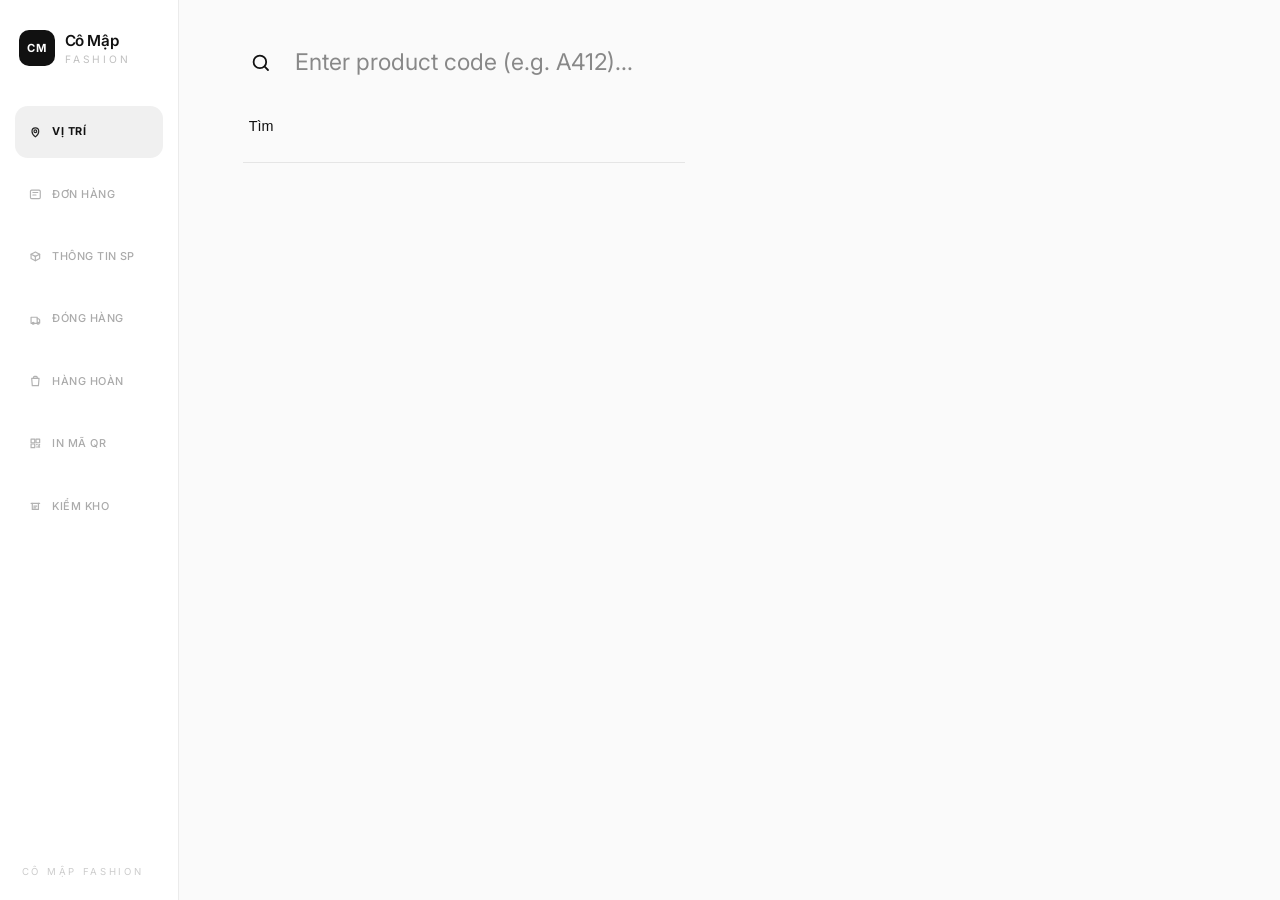
<file: location.html>
<!DOCTYPE html>
<html lang="vi">

<head>
  <meta charset="UTF-8" />
  <meta name="viewport" content="width=device-width, initial-scale=1.0" />
  <title>Cô Mập Fashion</title>
  <link rel="preconnect" href="https://fonts.googleapis.com">
  <link rel="preconnect" href="https://fonts.gstatic.com" crossorigin>
  <link
    href="https://fonts.googleapis.com/css2?family=Inter:wght@300;400;500;600&family=Manrope:wght@400;500;700;800&display=swap"
    rel="stylesheet">
  <link rel="stylesheet" href="app.css">
  <style>
    /* Specific styles for Location Page to match reference UI */
    body.location-page {
      --sidebar-width: 14%;
      --search-form-width: min(100%, 640px);
      --search-form-offset: 2.4rem;
      --shell-pad-x: clamp(3rem, 5vw, 4rem);
      --shell-pad-y: clamp(2.25rem, 3vw, 3rem);
      background: #FAFAFA;
      color: #111111;
    }

    .location-page main {
      max-width: 1320px;
    }

    .sr-only {
      position: absolute;
      width: 1px;
      height: 1px;
      padding: 0;
      margin: -1px;
      overflow: hidden;
      clip: rect(0, 0, 0, 0);
      white-space: nowrap;
      border: 0;
    }

    .location-page .lookup-form {
      width: var(--search-form-width);
      margin-left: 0;
      margin-right: 0;
      margin-top: var(--search-form-offset);
      margin-bottom: 0;
      justify-self: start;
      align-self: start;
    }

    .location-page #lookup-form {
      width: 100%;
      display: grid;
      grid-template-columns: auto minmax(0, 1fr);
      align-items: center;
      gap: 1rem;
      padding: 0 0 0.75rem;
      border-bottom: 1px solid #E5E5E5;
    }

    .location-page #lookup-form:focus-within {
      border-bottom-color: #111111;
    }

    .location-page .search-label {
      display: none;
    }

    .location-page input[type="text"] {
      border: none;
      padding: 0;
      background: transparent;
      font-family: "Inter", sans-serif;
      font-size: clamp(1.15rem, 1.8vw, 1.55rem);
      font-weight: 400;
      line-height: 1.2;
      text-align: left;
      color: #111111;
    }

    .location-page input[type="text"]::placeholder {
      font-family: "Inter", sans-serif;
      font-size: inherit;
      line-height: inherit;
      color: #888888;
      font-weight: 400;
    }

    .location-page input[type="text"]:focus {
      border-bottom: none;
    }

    .location-page button[type="submit"] {
      width: 2.25rem;
      height: 2.25rem;
      padding: 0;
      min-width: 0;
      border-radius: 999px;
      background: transparent;
      color: #111111;
      display: inline-flex;
      align-items: center;
      justify-content: center;
      transform: none;
      box-shadow: none;
    }

    .location-page button[type="submit"]:hover,
    .location-page button[type="submit"]:active {
      transform: none;
      color: #111111;
      background: transparent;
    }

    .location-page button[type="submit"] svg {
      width: 1.35rem;
      height: 1.35rem;
      stroke: currentColor;
      stroke-width: 2;
      fill: none;
    }

    .location-page button[type="submit"].loading {
      opacity: 0.45;
      cursor: wait;
    }

    .location-page .mobile-inline-submit {
      display: none;
    }

    .location-page .result-card {
      margin-top: clamp(2.5rem, 8vh, 5rem);
      align-items: center;
    }

    .location-page .location-panel {
      padding: 0;
      text-align: center;
    }

    .location-page .location-panel-header {
      display: flex;
      flex-direction: column;
      align-items: center;
      gap: 1rem;
      margin-bottom: 0;
    }

    .location-page .location-skeleton {
      width: min(360px, 78vw);
      height: clamp(4rem, 10vw, 6rem);
      border-radius: 18px;
      background: linear-gradient(90deg, #E5E5E5 25%, #FAFAFA 50%, #E5E5E5 75%);
      background-size: 200% 100%;
      animation: shimmerPulse 1.35s infinite linear;
    }

    .location-page .location-text {
      font-family: "Manrope", sans-serif;
      font-size: clamp(4.25rem, 13vw, 8.5rem);
      font-weight: 800;
      letter-spacing: -0.06em;
      line-height: 0.95;
      color: #111111;
      text-transform: uppercase;
      margin: 0;
      max-width: 5.5ch;
      text-wrap: balance;
    }

    .location-page .ghost-btn {
      margin-top: 0.35rem;
      border: none;
      padding: 0;
      background: transparent;
      color: #888888;
      font-size: 1rem;
      display: inline-flex;
      align-items: center;
      gap: 0.55rem;
    }

    .location-page .ghost-btn svg {
      width: 18px;
      height: 18px;
      fill: currentColor;
      flex-shrink: 0;
    }

    .location-page .ghost-btn:hover {
      border-color: transparent;
      color: #111111;
    }

    .location-page .location-editor {
      width: min(100%, 460px);
      margin: 0 auto;
      gap: 1rem;
    }

    .location-page .location-editor textarea {
      min-height: 132px;
      border: 1px solid #E5E5E5;
      border-radius: 18px;
      background: #FFFFFF;
      padding: 1.15rem 1.25rem;
      font-size: 1.05rem;
      box-shadow: none;
    }

    .location-page .neutral-btn,
    .location-page .primary-btn {
      border-radius: 999px;
      padding: 0.9rem 1.5rem;
      text-decoration: none;
    }

    .location-page .neutral-btn {
      background: #FFFFFF;
      color: #111111;
      border: 1px solid #E5E5E5;
    }

    .location-page .primary-btn {
      background: #111111;
    }

    .location-page .product-card {
      width: min(100%, 680px);
    }

    .location-page .product-visual-shell {
      position: relative;
      width: min(100%, clamp(320px, 30vw, 520px));
      margin: 0 auto;
    }

    .location-page .product-visual {
      width: 100%;
      aspect-ratio: 3 / 4;
      display: flex;
      align-items: center;
      justify-content: center;
      padding: 0;
      overflow: visible;
      background: none;
      border-radius: 0;
      box-shadow: none;
      border: none;
    }

    .location-page .product-visual img {
      display: block;
      width: 100%;
      height: 100%;
      object-fit: cover;
      object-position: center top;
      background: transparent;
      border-radius: 40px;
      image-rendering: auto;
      filter: contrast(1.03) saturate(1.02);
      transform: translateZ(0);
    }

    .map-chip {
      position: absolute;
      right: -2.8rem;
      bottom: 3rem;
      width: 68px;
      height: 68px;
      display: flex;
      align-items: center;
      justify-content: center;
      border: 1px solid #E5E5E5;
      border-radius: 16px;
      background: #FFFFFF;
      box-shadow: none;
      color: #111111;
      backdrop-filter: blur(14px);
      -webkit-backdrop-filter: blur(14px);
      cursor: pointer;
      transition: transform 0.2s ease;
    }

    .map-chip:hover {
      transform: translateY(-2px);
    }

    .map-chip svg {
      width: 26px;
      height: 26px;
      fill: currentColor;
    }

    .location-page footer {
      display: none;
    }

    @media (min-width: 900px) {
      body.location-page {
        overflow: hidden;
      }

      .location-page main {
        width: calc(100% - var(--sidebar-width));
        max-width: none;
        grid-template-columns: 1fr 1fr;
        grid-template-rows: auto auto 1fr auto;
        column-gap: clamp(3rem, 7vw, 9rem);
        row-gap: 2rem;
        padding: var(--shell-pad-y) var(--shell-pad-x) 1rem;
        max-height: none;
        align-items: start;
      }

      .location-page .lookup-form {
        grid-column: 1 / 2;
        width: min(100%, 520px);
        margin: 0;
      }

      .location-page .result-card {
        grid-column: 1 / -1;
        grid-template-columns: 1fr 1fr;
        gap: clamp(3rem, 7vw, 8rem);
        height: min(68vh, 760px);
        margin-top: 1rem;
        align-items: center;
      }

      .location-page .location-panel {
        display: flex;
        align-items: center;
        justify-content: center;
        min-height: 100%;
        text-align: center;
      }

      .location-page .location-panel-header {
        gap: 1.2rem;
      }

      .location-page .location-text {
        font-size: clamp(5.8rem, 9vw, 8.8rem);
        line-height: 0.88;
        max-width: 4.8ch;
      }

      .location-page .ghost-btn {
        margin-top: 0.4rem;
      }

      .location-page .product-card {
        justify-content: flex-end;
        align-items: center;
        min-height: 100%;
        max-height: none;
      }

      .location-page .product-visual-shell {
        width: min(100%, clamp(430px, 34vw, 620px));
        margin-left: auto;
      }

      .location-page .product-visual img {
        border-radius: 48px;
      }

      .map-chip {
        right: -3.25rem;
        bottom: 4.5rem;
        width: 72px;
        height: 72px;
      }

      .location-page footer {
        grid-column: 1 / -1;
        display: block;
      }
    }

    @media (max-width: 899px) {
      .location-page .topbar {
        position: static;
        padding: 0.75rem 1rem;
        justify-content: flex-start;
      }

      .location-page .lookup-form {
        margin-top: 0.8rem;
      }

      .location-page #lookup-form {
        grid-template-columns: minmax(0, 1fr) auto;
        gap: 0.75rem;
        align-items: end;
      }

      .location-page #lookup-button {
        display: none;
      }

      .location-page .mobile-inline-submit {
        display: inline-flex;
        align-items: center;
        justify-content: center;
        min-width: 72px;
        height: 42px;
        padding: 0 1rem;
        border: none;
        border-radius: 999px;
        background: #111111;
        color: #FFFFFF;
        font-size: 0.85rem;
        font-weight: 600;
        line-height: 1;
      }

      .location-page input[type="text"] {
        min-height: 42px;
      }

      .location-page .result-card {
        display: flex;
        flex-direction: column;
        gap: 2rem;
        margin-top: 2rem;
      }

      .location-page .location-panel {
        position: static;
        width: 100%;
        background: transparent;
        box-shadow: none;
        border: none;
      }

      .location-page .location-text {
        font-size: clamp(3.4rem, 19vw, 5.6rem);
      }

      .location-page .ghost-btn {
        font-size: 0.95rem;
      }

      .location-page .location-editor {
        width: 100%;
      }

      .location-page .product-card,
      .location-page .product-visual-shell {
        width: 100%;
      }

      .location-page .product-visual {
        border-radius: 0;
      }

      .location-page .product-visual img {
        border-radius: 28px;
      }

      .map-chip {
        right: 1rem;
        bottom: 1rem;
        width: 56px;
        height: 56px;
      }

      .location-page footer {
        padding-top: 1rem;
        font-size: 0.72rem;
        letter-spacing: 0.14em;
      }
    }
  </style>
</head>

<body class="location-page">
  <main>
    <div class="topbar">
      <div class="sidebar-brand">
        <span class="sidebar-brand-mark">CM</span>
        <div class="sidebar-brand-text">
          <strong>Cô Mập</strong>
          <span>Fashion</span>
        </div>
        <span class="mobile-page-title">Vị trí</span>
        <button class="mobile-nav-toggle" type="button" aria-label="Mở menu" aria-expanded="false">
          <svg viewBox="0 0 24 24" aria-hidden="true"><path d="M4 7h16"></path><path d="M4 12h16"></path><path d="M4 17h16"></path></svg>
        </button>
      </div>
      <nav class="header-nav">
        <a href="location.html" class="header-link active">
          <svg viewBox="0 0 24 24" aria-hidden="true"><path d="M12 21s-5.5-4.2-5.5-9.25A5.5 5.5 0 0 1 12 6.25a5.5 5.5 0 0 1 5.5 5.5C17.5 16.8 12 21 12 21Z"></path><circle cx="12" cy="11.75" r="2.25"></circle></svg>
          <span class="nav-text">Vị trí</span>
        </a>
        <a href="thongtindonhang.html" class="header-link">
          <svg viewBox="0 0 24 24" aria-hidden="true"><rect x="4" y="5" width="16" height="14" rx="2"></rect><path d="M8 9h8"></path><path d="M8 13h5"></path></svg>
          <span class="nav-text">Đơn hàng</span>
        </a>
        <a href="thongtinsanpham.html" class="header-link">
          <svg viewBox="0 0 24 24" aria-hidden="true"><path d="M5 8.5 12 5l7 3.5v7L12 19l-7-3.5v-7Z"></path><path d="M12 12 5 8.5"></path><path d="M12 12l7-3.5"></path><path d="M12 12v7"></path></svg>
          <span class="nav-text">Thông tin SP</span>
        </a>
        <a href="bochang.html" class="header-link">
          <svg viewBox="0 0 24 24" aria-hidden="true"><path d="M5 8.5h10v10H5z"></path><path d="M15 11h2.5l1.5 2v5H15"></path><circle cx="8.5" cy="18.5" r="1.5"></circle><circle cx="16.5" cy="18.5" r="1.5"></circle></svg>
          <span class="nav-text">Đóng hàng</span>
        </a>
        <a href="hangbom.html" class="header-link">
          <svg viewBox="0 0 24 24" aria-hidden="true"><path d="M8 7h8"></path><path d="M9 7V5.5A1.5 1.5 0 0 1 10.5 4h3A1.5 1.5 0 0 1 15 5.5V7"></path><path d="M6 7h12l-1 12H7L6 7Z"></path></svg>
          <span class="nav-text">Hàng hoàn</span>
        </a>
        <a href="inmaqr.html" class="header-link">
          <svg viewBox="0 0 24 24" aria-hidden="true"><rect x="5" y="5" width="6" height="6"></rect><rect x="13" y="5" width="6" height="6"></rect><rect x="5" y="13" width="6" height="6"></rect><path d="M14 14h1"></path><path d="M18 14h1"></path><path d="M14 18h5"></path><path d="M18 15v3"></path></svg>
          <span class="nav-text">In Mã QR</span>
        </a>
        <a href="kiemkho.html" class="header-link">
          <svg viewBox="0 0 24 24" aria-hidden="true"><path d="M5 7h14"></path><path d="M7 7v10h10V7"></path><path d="M9.5 11.5h5"></path><path d="M9.5 14.5h3"></path></svg>
          <span class="nav-text">Kiểm Kho</span>
        </a>
      </nav>
      <div class="sidebar-meta">Cô Mập Fashion</div>
    </div>
    <button class="mobile-nav-backdrop" type="button" aria-label="Đóng menu"></button>

    <div class="lookup-form">
      <form id="lookup-form" autocomplete="off">
        <label class="search-label sr-only" for="sku-input">Mã sản phẩm</label>
        <button type="submit" id="lookup-button" aria-label="Tra cứu sản phẩm">
          <svg viewBox="0 0 24 24" stroke-linecap="round" stroke-linejoin="round">
            <circle cx="11" cy="11" r="7"></circle>
            <path d="M20 20L16.65 16.65"></path>
          </svg>
        </button>
        <input id="sku-input" type="text" name="sku" placeholder="Enter product code (e.g. A412)..." maxlength="20" autocomplete="off"
          required />
        <button type="submit" class="mobile-inline-submit">Tìm</button>
      </form>
    </div>
    <div class="status-bar" id="status-bar" data-variant="idle" hidden></div>
    <div class="top-progress" id="top-progress" hidden aria-hidden="true">
      <span class="bar"></span>
    </div>

    <section id="result-section" class="result-card" hidden>
      <article class="location-panel" id="location-panel" hidden>
        <div class="location-panel-header">
          <div class="location-skeleton" id="location-skeleton" hidden></div>
          <p id="product-location" class="location-text">
            Đang tải...
          </p>
          <button type="button" class="ghost-btn" id="edit-location" hidden>
            <svg viewBox="0 0 24 24" aria-hidden="true">
              <path
                d="M12 21s-5.5-4.2-5.5-9.25A5.5 5.5 0 0 1 12 6.25a5.5 5.5 0 0 1 5.5 5.5C17.5 16.8 12 21 12 21Zm0-7.75a2.25 2.25 0 1 0 0-4.5 2.25 2.25 0 0 0 0 4.5Z">
              </path>
            </svg>
            Sửa vị trí
          </button>
        </div>
        <div id="location-editor" class="location-editor" hidden>
          <textarea id="location-input" placeholder="Nhập vị trí mới..." maxlength="120"></textarea>
          <div class="location-actions">
            <button type="button" class="neutral-btn" id="cancel-location">
              Hủy
            </button>
            <button type="button" class="primary-btn" id="save-location">
              Lưu
            </button>
          </div>
        </div>
      </article>

      <article class="product-card">
        <div class="product-visual-shell">
          <div class="product-visual" id="product-visual">
            <div class="placeholder">NO IMAGE</div>
          </div>
          <button type="button" class="map-chip" id="quick-edit-location" hidden aria-label="Sửa vị trí">
            <svg viewBox="0 0 24 24">
              <path
                d="M9 3.5 3.75 5.6A1 1 0 0 0 3 6.53v12.24a1 1 0 0 0 1.37.93L9 17.75l6 2.75 5.25-2.1a1 1 0 0 0 .75-.93V5.23a1 1 0 0 0-1.37-.93L15 6.25 9 3.5Zm0 2.2 5 2.29v9.96l-5-2.29V5.7Zm-4 1.52 3-1.2v9.96l-3 1.2V7.22Zm14 9.56-3 1.2V8.02l3-1.2v9.96Z">
              </path>
            </svg>
          </button>
        </div>
      </article>
    </section>

  </main>

  <script>
    const API_URL =
      "https://vmi3164630.contaboserver.net/webhook/location_sanpham";
    const UPDATE_LOCATION_URL =
      "https://vmi3164630.contaboserver.net/webhook/nhaplai-location";
    const REQUEST_TIMEOUT = 12000;
    const STATUS_AUTO_HIDE = 2600;
    const LAST_PAGE_KEY = 'cmf:lastPage';

    const form = document.getElementById("lookup-form");
    const input = document.getElementById("sku-input");
    const button = document.getElementById("lookup-button");
    const statusBar = document.getElementById("status-bar");
    const topProgress = document.getElementById("top-progress");
    const resultSection = document.getElementById("result-section");
    const locationPanel = document.getElementById("location-panel");
    const locationSkeleton = document.getElementById("location-skeleton");
    const productLocationEl = document.getElementById("product-location");
    const productVisualEl = document.getElementById("product-visual");
    const productCard = document.querySelector(".product-card");
    const editLocationBtn = document.getElementById("edit-location");
    const quickEditBtn = document.getElementById("quick-edit-location");
    const locationEditor = document.getElementById("location-editor");
    const locationInput = document.getElementById("location-input");
    const saveLocationBtn = document.getElementById("save-location");
    const cancelLocationBtn = document.getElementById("cancel-location");
    const mainEl = document.querySelector("main");

    let currentSku = "";
    let currentLocation = "";
    let locationSaving = false;
    let statusHideTimer = null;
    const prefersReducedMotion = window.matchMedia(
      "(prefers-reduced-motion: reduce)"
    ).matches;
    localStorage.setItem(LAST_PAGE_KEY, 'location.html');

    function setWelcomeState(isWelcome) {
      // Optional: adjust layout if needed
    }

    function animateStagger(elements, baseDelayMs = 0, stepMs = 80) {
      if (prefersReducedMotion) return;
      elements
        .filter(Boolean)
        .forEach((element, index) => animateReveal(element, baseDelayMs + stepMs * index));
    }

    function animateReveal(element, delayMs = 0) {
      if (!element || prefersReducedMotion) return;
      try {
        element.animate(
          [
            { opacity: 0, transform: "translateY(12px)" },
            { opacity: 1, transform: "translateY(0)" },
          ],
          {
            duration: 520,
            easing: "cubic-bezier(0.16, 1, 0.3, 1)",
            fill: "both",
            delay: delayMs,
          }
        );
      } catch { }
    }

    function setSkeletonState(isSkeleton) {
      locationSkeleton.hidden = !isSkeleton;
      productLocationEl.hidden = isSkeleton;
      locationPanel.hidden = false;
      resultSection.hidden = false;
      editLocationBtn.hidden = true;
      quickEditBtn.hidden = true;
      locationEditor.hidden = true;

      if (isSkeleton) {
        productCard.hidden = false;
        productVisualEl.innerHTML = '<div class="placeholder">LOADING</div>';
        animateStagger([locationPanel, productCard], 0, 90);
      }
    }

    form.addEventListener("submit", (event) => {
      event.preventDefault();
      lookupProduct();
    });

    input.addEventListener("input", () => {
      const { selectionStart, selectionEnd } = input;
      input.value = input.value.toUpperCase();
      input.setSelectionRange(selectionStart, selectionEnd);
    });

    editLocationBtn.addEventListener("click", () => {
      if (!locationSaving) enterLocationEdit();
    });

    quickEditBtn.addEventListener("click", () => {
      if (!locationSaving) enterLocationEdit();
    });

    cancelLocationBtn.addEventListener("click", () => {
      if (!locationSaving) cancelLocationEdit();
    });

    saveLocationBtn.addEventListener("click", () => {
      if (!locationSaving) submitLocationUpdate();
    });

    async function lookupProduct() {
      const sku = input.value.trim().toUpperCase();
      if (!sku) {
        updateStatus("Vui lòng nhập mã sản phẩm.", "error");
        return;
      }

      input.blur();
      input.value = "";
      clearCurrentProduct();

      setSkeletonState(true);
      setLoadingState(true);
      statusBar.hidden = true;

      try {
        const product = await fetchProduct(sku);
        if (!product) {
          setSkeletonState(false);
          resultSection.hidden = true;
          updateStatus("Không tìm thấy dữ liệu cho mã " + sku, "empty");
          return;
        }
        renderProduct(sku, product);
        updateStatus("", "idle");
      } catch (error) {
        console.error(error);
        setSkeletonState(false);
        resultSection.hidden = true;
        const message = error.message || "Không thể lấy dữ liệu. Thử lại sau.";
        updateStatus(message, "error");
      } finally {
        setLoadingState(false);
      }
    }

    async function fetchProduct(sku) {
      const controller = new AbortController();
      const timeout = setTimeout(() => controller.abort(), REQUEST_TIMEOUT);

      const response = await fetch(API_URL, {
        method: "POST",
        headers: { "Content-Type": "application/json" },
        body: JSON.stringify({ sku }),
        signal: controller.signal,
      }).catch((error) => {
        if (error.name === "AbortError") throw error;
        throw new Error("Không thể kết nối webhook.");
      });

      clearTimeout(timeout);

      if (!response.ok) {
        throw new Error("Lỗi kết nối máy chủ");
      }

      let payload;
      try {
        payload = await response.json();
      } catch (error) {
        throw new Error("Dữ liệu không hợp lệ");
      }

      const blocks = normalizePayload(payload);
      if (!blocks.length) return null;

      const info = blocks.find((item) => "price" in item || "imageUrl" in item) ?? blocks[0];
      const locationEntry = blocks.find((item) => "Location" in item || "location" in item) ?? {};

      return {
        found: info?.found ?? true,
        imageUrl: info?.imageUrl || "",
        location: locationEntry.Location || locationEntry.location || "",
      };
    }

    function normalizePayload(payload) {
      const wrap = (value) => (Array.isArray(value) ? value : [value]);
      const flatten = (value) => value.flatMap((item) => {
        if (item && Array.isArray(item.data)) return item.data;
        if (item && typeof item.data === "object" && item.data !== null) {
          return [item.data];
        }
        return [item];
      });
      try {
        return flatten(wrap(payload));
      } catch {
        return [];
      }
    }

    function renderProduct(sku, product) {
      setSkeletonState(false);

      productVisualEl.innerHTML = "";

      resultSection.hidden = false;
      locationPanel.hidden = false;

      currentSku = sku;
      currentLocation = product.location || "";

      updateLocationText(currentLocation);
      editLocationBtn.hidden = false;
      quickEditBtn.hidden = false;
      cancelLocationEdit();

      if (product.imageUrl) {
        const img = document.createElement("img");
        img.src = product.imageUrl;
        img.alt = `Sản phẩm ${sku}`;
        img.onload = () => {
          productVisualEl.appendChild(img);
          animateReveal(img);
        };
        img.onerror = () => {
          productVisualEl.innerHTML = '<div class="placeholder">Ảnh lỗi</div>';
        };
      } else {
        productVisualEl.innerHTML = '<div class="placeholder">NO IMAGE</div>';
      }
    }

    function updateLocationText(loc) {
      if (!loc) {
        productLocationEl.textContent = "UNSET";
        productLocationEl.style.color = "#6E6E73";
      } else {
        productLocationEl.textContent = loc;
        productLocationEl.style.color = "#1D1D1F";
      }
    }

    function enterLocationEdit() {
      locationPanel.querySelector('.location-panel-header').hidden = true;
      locationEditor.hidden = false;
      quickEditBtn.hidden = true;
      locationInput.value = currentLocation;
      locationInput.focus();
    }

    function cancelLocationEdit() {
      locationEditor.hidden = true;
      locationPanel.querySelector('.location-panel-header').hidden = false;
      quickEditBtn.hidden = !currentSku;
      locationInput.value = "";
    }

    async function submitLocationUpdate() {
      const newLoc = locationInput.value.trim();
      if (newLoc === currentLocation) {
        cancelLocationEdit();
        return;
      }

      locationSaving = true;
      saveLocationBtn.textContent = "Đang lưu...";
      saveLocationBtn.disabled = true;
      cancelLocationBtn.disabled = true;

      try {
        const success = await sendLocationUpdate(currentSku, newLoc);
        if (success) {
          updateStatus("Cập nhật vị trí thành công!", "success");
          currentLocation = newLoc;
          updateLocationText(newLoc);
          cancelLocationEdit();
        } else {
          updateStatus("Cập nhật thất bại.", "error");
        }
      } catch (error) {
        updateStatus("Lỗi khi lưu: " + error.message, "error");
      } finally {
        locationSaving = false;
        saveLocationBtn.textContent = "Lưu";
        saveLocationBtn.disabled = false;
        cancelLocationBtn.disabled = false;
      }
    }

    async function sendLocationUpdate(sku, location) {
      const response = await fetch(UPDATE_LOCATION_URL, {
        method: "POST",
        headers: { "Content-Type": "application/json" },
        body: JSON.stringify({ sku, location }),
      });
      return response.ok;
    }

    function updateStatus(msg, type) {
      if (statusHideTimer) clearTimeout(statusHideTimer);
      if (!msg) {
        statusBar.hidden = true;
        return;
      }
      statusBar.textContent = msg;
      statusBar.dataset.variant = type;
      statusBar.hidden = false;

      if (type !== "loading") {
        statusHideTimer = setTimeout(() => {
          statusBar.hidden = true;
        }, STATUS_AUTO_HIDE);
      }
    }

    function setLoadingState(isLoading) {
      if (isLoading) {
        button.classList.add("loading");
        button.disabled = true;
      } else {
        button.classList.remove("loading");
        button.disabled = false;
      }
    }

    function clearCurrentProduct() {
      currentSku = "";
      currentLocation = "";
      productVisualEl.innerHTML = "";
      productLocationEl.textContent = "";
      quickEditBtn.hidden = true;
    }
  </script>
  <script>
    (() => {
      const topbar = document.querySelector('.topbar');
      const toggle = document.querySelector('.mobile-nav-toggle');
      const nav = document.querySelector('.header-nav');
      const backdrop = document.querySelector('.mobile-nav-backdrop');
      if (!topbar || !toggle || !nav || !backdrop) return;
      const closeMenu = () => {
        topbar.classList.remove('nav-open');
        document.body.classList.remove('mobile-nav-open');
        toggle.setAttribute('aria-expanded', 'false');
      };
      const openMenu = () => {
        topbar.classList.add('nav-open');
        document.body.classList.add('mobile-nav-open');
        toggle.setAttribute('aria-expanded', 'true');
      };
      toggle.addEventListener('click', () => {
        if (topbar.classList.contains('nav-open')) closeMenu();
        else openMenu();
      });
      backdrop.addEventListener('click', closeMenu);
      nav.addEventListener('click', (event) => {
        if (event.target.closest('a')) closeMenu();
      });
      window.addEventListener('resize', () => {
        if (window.innerWidth > 899) closeMenu();
      });
      document.addEventListener('keydown', (event) => {
        if (event.key === 'Escape') closeMenu();
      });
    })();
  </script>
</body>

</html>
</file>
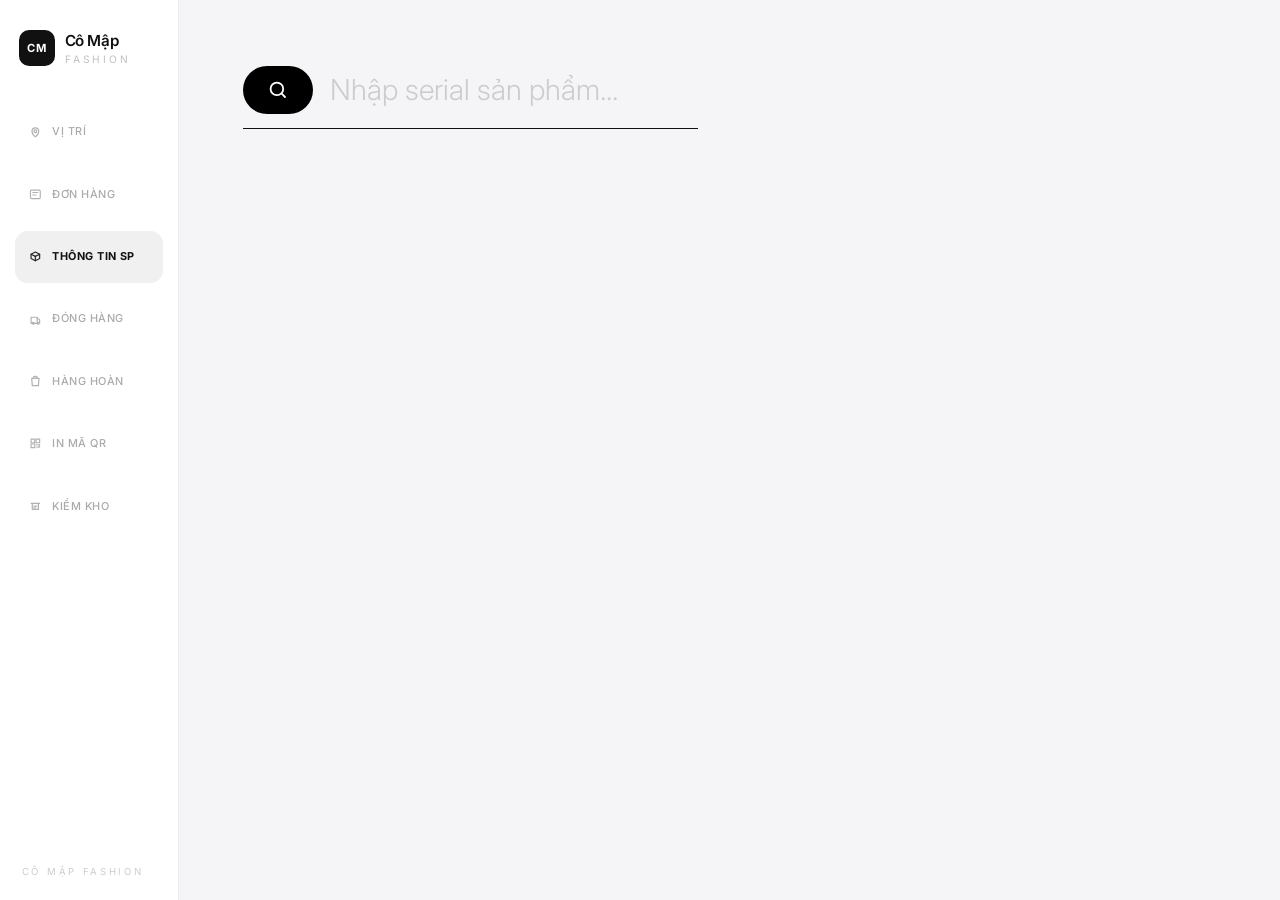
<file: thongtinsanpham.html>
<!DOCTYPE html>
<html lang="vi">

<head>
  <meta charset="UTF-8" />
  <meta name="viewport" content="width=device-width, initial-scale=1.0" />
  <title>Thông Tin Sản Phẩm - Cô Mập Fashion</title>
  <link rel="preconnect" href="https://fonts.googleapis.com">
  <link rel="preconnect" href="https://fonts.gstatic.com" crossorigin>
  <link href="https://fonts.googleapis.com/css2?family=Inter:wght@300;400;500;600;700&display=swap" rel="stylesheet">
  <link rel="stylesheet" href="app.css">
  <style>
    body.product-info-page {
      --sidebar-width: 14%;
      --shell-pad-x: clamp(3rem, 5vw, 4rem);
      --shell-pad-y: clamp(2.25rem, 3vw, 3rem);
      background: #f5f5f7;
      color: #111111;
    }

    .product-info-page main {
      max-width: 1480px;
    }

    .product-search-shell {
      width: min(100%, 1240px);
      margin-top: 1.6rem;
    }

    .product-search-form {
      width: min(100%, 640px);
      display: grid;
      grid-template-columns: auto minmax(0, 1fr);
      align-items: center;
      gap: 1rem;
      padding: 0 0 0.75rem;
      border-bottom: 1px solid #d8d8dc;
    }

    .product-search-form:focus-within {
      border-bottom-color: #111111;
    }

    .product-search-button {
      width: 2.25rem;
      height: 2.25rem;
      min-width: 0;
      border: none;
      background: #111111;
      border-radius: 999px;
      color: #ffffff;
      display: inline-flex;
      align-items: center;
      justify-content: center;
      padding: 0;
      cursor: pointer;
    }

    .product-search-button svg {
      width: 1.35rem;
      height: 1.35rem;
      stroke: currentColor;
      stroke-width: 2;
      fill: none;
    }

    .product-search-input {
      width: 100%;
      border: none;
      background: transparent;
      padding: 0;
      font-family: "Inter", sans-serif;
      font-size: clamp(1.15rem, 1.8vw, 1.55rem);
      font-weight: 400;
      line-height: 1.2;
      color: #111111;
      outline: none;
    }

    .product-search-input::placeholder {
      color: #8b8b8b;
    }

    .product-result {
      margin-top: 1.5rem;
      display: grid;
      gap: 1rem;
      width: 100%;
    }

    .product-card {
      display: grid;
      grid-template-columns: minmax(420px, 620px) minmax(360px, 1fr);
      gap: 1.5rem;
      align-items: start;
      padding: 0;
    }

    .product-thumb {
      width: 100%;
      aspect-ratio: 3 / 4;
      object-fit: cover;
      border-radius: 32px;
      background: #ededed;
      border: 1px solid rgba(15, 23, 42, 0.06);
      box-shadow: 0 20px 50px rgba(15, 23, 42, 0.08);
    }

    .product-thumb.empty {
      display: flex;
      align-items: center;
      justify-content: center;
      color: #9a9a9a;
      font-size: 0.85rem;
      letter-spacing: 0.08em;
      text-transform: uppercase;
    }

    .product-fields {
      display: grid;
      gap: 1rem;
      align-content: start;
      min-width: 0;
      grid-template-rows: auto auto 1fr;
    }

    .product-panel {
      border: 1px solid rgba(15, 23, 42, 0.08);
      background: rgba(255, 255, 255, 0.82);
      backdrop-filter: blur(14px);
      -webkit-backdrop-filter: blur(14px);
      padding: 1.5rem 1.65rem;
      min-height: 136px;
      display: flex;
      align-items: center;
      border-radius: 28px;
      box-shadow: 0 14px 32px rgba(15, 23, 42, 0.06);
    }

    .product-panel.is-status {
      min-height: 100%;
      align-items: flex-start;
    }

    .field-label {
      margin: 0 0 0.45rem;
      font-size: 0.78rem;
      letter-spacing: 0.16em;
      text-transform: uppercase;
      color: #8e8e93;
    }

    .field-value {
      margin: 0;
      font-size: clamp(1.2rem, 2.2vw, 1.55rem);
      color: #1d1d1f;
      line-height: 1.3;
      overflow-wrap: anywhere;
    }

    .field-value.is-hero {
      font-size: clamp(3.2rem, 4.8vw, 5rem);
      line-height: 0.98;
      letter-spacing: -0.04em;
      font-weight: 700;
    }

    .field-value.is-status {
      font-size: clamp(2.1rem, 3.1vw, 3.4rem);
      line-height: 1.02;
      letter-spacing: -0.04em;
      font-weight: 600;
    }

    .status-stack {
      display: grid;
      gap: 1rem;
      width: 100%;
    }

    .status-reset-btn {
      width: fit-content;
      min-height: 42px;
      padding: 0.8rem 1.1rem;
      border: none;
      border-radius: 999px;
      background: #111111;
      color: #ffffff;
      font: inherit;
      font-size: 0.92rem;
      font-weight: 600;
      cursor: pointer;
      transition: opacity 0.18s ease;
    }

    .status-reset-btn:hover {
      opacity: 0.9;
    }

    .status-reset-btn:disabled {
      opacity: 0.5;
      cursor: wait;
    }

    .status-bar {
      margin-top: 1rem;
    }

    .empty-message {
      color: #707070;
      font-size: 0.95rem;
    }

    @media (max-width: 899px) {
      .product-search-shell {
        margin-top: 0.8rem;
      }

      .product-search-button {
        width: 2.25rem;
        height: 2.25rem;
      }

      .product-search-form {
        gap: 0.75rem;
      }

      .product-card {
        grid-template-columns: 1fr;
        gap: 1.25rem;
      }

      .product-thumb {
        width: min(220px, 100%);
        border-radius: 24px;
      }

      .product-panel.is-status {
        min-height: 180px;
      }
    }
  </style>
</head>

<body class="product-info-page">
  <main>
    <div class="topbar">
      <div class="sidebar-brand">
        <span class="sidebar-brand-mark">CM</span>
        <div class="sidebar-brand-text">
          <strong>Cô Mập</strong>
          <span>Fashion</span>
        </div>
        <span class="mobile-page-title">Thông tin SP</span>
        <button class="mobile-nav-toggle" type="button" aria-label="Mở menu" aria-expanded="false">
          <svg viewBox="0 0 24 24" aria-hidden="true"><path d="M4 7h16"></path><path d="M4 12h16"></path><path d="M4 17h16"></path></svg>
        </button>
      </div>
      <nav class="header-nav" aria-label="Điều hướng">
        <a href="location.html" class="header-link">
          <svg viewBox="0 0 24 24" aria-hidden="true"><path d="M12 21s-5.5-4.2-5.5-9.25A5.5 5.5 0 0 1 12 6.25a5.5 5.5 0 0 1 5.5 5.5C17.5 16.8 12 21 12 21Z"></path><circle cx="12" cy="11.75" r="2.25"></circle></svg>
          <span class="nav-text">Vị trí</span>
        </a>
        <a href="thongtindonhang.html" class="header-link">
          <svg viewBox="0 0 24 24" aria-hidden="true"><rect x="4" y="5" width="16" height="14" rx="2"></rect><path d="M8 9h8"></path><path d="M8 13h5"></path></svg>
          <span class="nav-text">Đơn hàng</span>
        </a>
        <a href="thongtinsanpham.html" class="header-link active">
          <svg viewBox="0 0 24 24" aria-hidden="true"><path d="M5 8.5 12 5l7 3.5v7L12 19l-7-3.5v-7Z"></path><path d="M12 12 5 8.5"></path><path d="M12 12l7-3.5"></path><path d="M12 12v7"></path></svg>
          <span class="nav-text">Thông tin SP</span>
        </a>
        <a href="bochang.html" class="header-link">
          <svg viewBox="0 0 24 24" aria-hidden="true"><path d="M5 8.5h10v10H5z"></path><path d="M15 11h2.5l1.5 2v5H15"></path><circle cx="8.5" cy="18.5" r="1.5"></circle><circle cx="16.5" cy="18.5" r="1.5"></circle></svg>
          <span class="nav-text">Đóng hàng</span>
        </a>
        <a href="hangbom.html" class="header-link">
          <svg viewBox="0 0 24 24" aria-hidden="true"><path d="M8 7h8"></path><path d="M9 7V5.5A1.5 1.5 0 0 1 10.5 4h3A1.5 1.5 0 0 1 15 5.5V7"></path><path d="M6 7h12l-1 12H7L6 7Z"></path></svg>
          <span class="nav-text">Hàng hoàn</span>
        </a>
        <a href="inmaqr.html" class="header-link">
          <svg viewBox="0 0 24 24" aria-hidden="true"><rect x="5" y="5" width="6" height="6"></rect><rect x="13" y="5" width="6" height="6"></rect><rect x="5" y="13" width="6" height="6"></rect><path d="M14 14h1"></path><path d="M18 14h1"></path><path d="M14 18h5"></path><path d="M18 15v3"></path></svg>
          <span class="nav-text">In Mã QR</span>
        </a>
        <a href="kiemkho.html" class="header-link">
          <svg viewBox="0 0 24 24" aria-hidden="true"><path d="M5 7h14"></path><path d="M7 7v10h10V7"></path><path d="M9.5 11.5h5"></path><path d="M9.5 14.5h3"></path></svg>
          <span class="nav-text">Kiểm Kho</span>
        </a>
      </nav>
      <div class="sidebar-meta">Cô Mập Fashion</div>
    </div>
    <button class="mobile-nav-backdrop" type="button" aria-label="Đóng menu"></button>

    <section class="product-search-shell">
      <form id="lookup-form" class="product-search-form" autocomplete="off">
        <button type="submit" class="product-search-button" aria-label="Tra cứu serial">
          <svg viewBox="0 0 24 24" stroke-linecap="round" stroke-linejoin="round">
            <circle cx="11" cy="11" r="7"></circle>
            <path d="M20 20L16.65 16.65"></path>
          </svg>
        </button>
        <input id="serial-input" class="product-search-input" type="text" placeholder="Nhập serial sản phẩm..." autocomplete="off" />
      </form>

      <div class="status-bar" id="status-bar" hidden></div>
      <section id="result" class="product-result" hidden></section>
    </section>
  </main>

  <script>
    const API_URL = "https://vmi3164630.contaboserver.net/webhook/chitiet_sanpham";
    const RESET_API_URL = "https://vmi3164630.contaboserver.net/webhook/reset_masanpham-chuaban";
    const LAST_PAGE_KEY = "cmf:lastPage";
    const REQUEST_TIMEOUT = 15000;

    const form = document.getElementById("lookup-form");
    const input = document.getElementById("serial-input");
    const statusBar = document.getElementById("status-bar");
    const result = document.getElementById("result");

    localStorage.setItem(LAST_PAGE_KEY, "thongtinsanpham.html");
    input.focus();

    function updateStatus(message, type = "idle") {
      if (!message) {
        statusBar.hidden = true;
        return;
      }
      statusBar.hidden = false;
      statusBar.textContent = message;
      statusBar.dataset.variant = type;
    }

    function parsePayloadText(rawText) {
      if (!rawText) return [];
      try {
        return JSON.parse(rawText);
      } catch {
        throw new Error("Dữ liệu không hợp lệ.");
      }
    }

    function normalizePayload(payload) {
      const groups = Array.isArray(payload) ? payload : [payload];
      const items = [];

      groups.forEach((group) => {
        const blocks = Array.isArray(group?.data) ? group.data : [];
        const imageBlock = blocks.find((item) => item?.imageUrl);
        const locationBlock = blocks.find((item) => item?.Location || item?.location);
        const detailBlocks = blocks.filter((item) => item?.serial || item?.sku || item?.id);

        detailBlocks.forEach((item) => {
          items.push({
            ...item,
            imageUrl: item.imageUrl || imageBlock?.imageUrl || "",
            location: item.location || locationBlock?.Location || locationBlock?.location || ""
          });
        });
      });

      return items;
    }

    function mapStatus(status) {
      const normalized = String(status || "").trim().toUpperCase();
      if (normalized === "DA_BOC") return "Sản phẩm đã được gắn vào mã khác.";
      if (normalized === "CHUA_BAN" || normalized === "CHUA_BOC") return "Sẵn sàng";
      return normalized || "-";
    }

    function shouldShowReset(status) {
      return String(status || "").trim().toUpperCase() === "DA_BOC";
    }

    function parseResetStatus(payload) {
      const item = Array.isArray(payload) ? payload[0] : payload;
      return String(item?.status || "").trim().toUpperCase();
    }

    function renderResults(items) {
      result.innerHTML = "";
      result.hidden = false;

      if (!items.length) {
        result.innerHTML = '<p class="empty-message">Không có dữ liệu.</p>';
        return;
      }

      items.forEach((item) => {
        const card = document.createElement("article");
        card.className = "product-card";
        card.innerHTML = `
          ${item.imageUrl
            ? `<img class="product-thumb" src="${item.imageUrl}" alt="${item.sku || 'Sản phẩm'}">`
            : `<div class="product-thumb empty">No image</div>`}
          <div class="product-fields">
            <div class="product-panel">
              <div>
                <p class="field-label">SKU - Size</p>
                <p class="field-value is-hero">${item.sku || "-"}-${item.size || "-"}</p>
              </div>
            </div>
            <div class="product-panel">
              <div>
                <p class="field-label">Vị trí</p>
                <p class="field-value">${item.location || "-"}</p>
              </div>
            </div>
            <div class="product-panel is-status">
              <div class="status-stack">
                <p class="field-label">Status</p>
                <p class="field-value is-status" data-role="status-text">${mapStatus(item.status)}</p>
                ${shouldShowReset(item.status)
                  ? `<button class="status-reset-btn" type="button" data-action="reset-status" data-serial="${item.serial || ""}">Reset lại mã</button>`
                  : ""}
              </div>
            </div>
          </div>
        `;
        result.appendChild(card);
      });
    }

    async function lookupSerial(value) {
      const serial = String(value || "").trim();
      if (!serial) {
        updateStatus("Nhập serial.", "error");
        result.hidden = true;
        return;
      }

      updateStatus("Đang tra cứu...", "loading");

      const controller = new AbortController();
      const timeout = window.setTimeout(() => controller.abort(), REQUEST_TIMEOUT);

      try {
        const response = await fetch(API_URL, {
          method: "POST",
          headers: { "Content-Type": "application/json" },
          body: JSON.stringify({
            serial,
            serials: [serial],
            message: serial,
            text: serial
          }),
          signal: controller.signal
        });

        const rawText = await response.text();
        const payload = parsePayloadText(rawText);

        if (!response.ok) {
          throw new Error(`Lỗi ${response.status}`);
        }

        renderResults(normalizePayload(payload));
        input.value = "";
        input.focus();
        updateStatus("", "idle");
      } catch (error) {
        result.hidden = true;
        updateStatus(error?.name === "AbortError" ? "Quá thời gian." : (error?.message || "Không thể kết nối."), "error");
      } finally {
        window.clearTimeout(timeout);
      }
    }

    async function resetSerialStatus(button) {
      const serial = String(button.dataset.serial || "").trim();
      if (!serial) return;

      const stack = button.closest(".status-stack");
      const statusText = stack?.querySelector('[data-role="status-text"]');
      const originalText = button.textContent;

      button.disabled = true;
      button.textContent = "Đang reset...";

      try {
        const response = await fetch(RESET_API_URL, {
          method: "POST",
          headers: { "Content-Type": "application/json" },
          body: JSON.stringify({
            serial,
            serials: [serial],
            message: serial,
            text: serial
          })
        });

        const rawText = await response.text();
        const payload = parsePayloadText(rawText);

        if (!response.ok) {
          throw new Error(`Lỗi ${response.status}`);
        }

        const nextStatus = parseResetStatus(payload);
        if (statusText) {
          statusText.textContent = mapStatus(nextStatus);
        }
        button.remove();
      } catch (error) {
        button.disabled = false;
        button.textContent = originalText;
        updateStatus(error?.message || "Không thể reset mã.", "error");
      }
    }

    form.addEventListener("submit", (event) => {
      event.preventDefault();
      lookupSerial(input.value);
    });

    result.addEventListener("click", (event) => {
      const button = event.target.closest('[data-action="reset-status"]');
      if (!button) return;
      resetSerialStatus(button);
    });
  </script>
  <script>
    (() => {
      const topbar = document.querySelector('.topbar');
      const toggle = document.querySelector('.mobile-nav-toggle');
      const nav = document.querySelector('.header-nav');
      const backdrop = document.querySelector('.mobile-nav-backdrop');
      if (!topbar || !toggle || !nav || !backdrop) return;
      const closeMenu = () => {
        topbar.classList.remove('nav-open');
        document.body.classList.remove('mobile-nav-open');
        toggle.setAttribute('aria-expanded', 'false');
      };
      const openMenu = () => {
        topbar.classList.add('nav-open');
        document.body.classList.add('mobile-nav-open');
        toggle.setAttribute('aria-expanded', 'true');
      };
      toggle.addEventListener('click', () => {
        if (topbar.classList.contains('nav-open')) closeMenu();
        else openMenu();
      });
      backdrop.addEventListener('click', closeMenu);
      nav.addEventListener('click', (event) => {
        if (event.target.closest('a')) closeMenu();
      });
      window.addEventListener('resize', () => {
        if (window.innerWidth > 899) closeMenu();
      });
      document.addEventListener('keydown', (event) => {
        if (event.key === 'Escape') closeMenu();
      });
    })();
  </script>
</body>

</html>
</file>
<file: app.css>
:root {
    --font-main: "Inter", sans-serif;
    --color-bg: #FAFAFA;
    --color-fg: #111111;
    --color-gray: #888888;
    --color-light-gray: #FFFFFF;
    --color-warm: #E5E5E5;
    --color-accent: #111111;
    --radius-sm: 8px;
    --radius-md: 16px;
    --radius-lg: 20px;
    --surface: #FFFFFF;
    --surface-strong: #FFFFFF;
    --surface-border: rgba(0, 0, 0, 0.07);
    --surface-shadow: none;
    --tap-size: 48px;
    --content-max: 1400px;
    --shell-pad-x: clamp(1rem, 2vw, 1.5rem);
    --shell-pad-y: clamp(1rem, 2vw, 1.5rem);
    --ease-smooth: cubic-bezier(0.16, 1, 0.3, 1);
    --sidebar-width: clamp(180px, 15vw, 240px);
    --nav-bg: #FFFFFF;
    --nav-border: #EBEBEB;
    --nav-card: #FFFFFF;
    --nav-text: #AAAAAA;
    --nav-text-strong: #111111;
    --nav-subtext: #C0C0C0;
    --nav-hover-text: #111111;
    --nav-hover-bg: #F5F5F5;
    --nav-active: #111111;
    --nav-active-bg: #F0F0F0;
    --nav-meta: #CCCCCC;
    --nav-shadow: none;
}

* {
    box-sizing: border-box;
    -webkit-tap-highlight-color: transparent;
}

[hidden],
.hidden {
    display: none !important;
}

body {
    margin: 0;
    font-family: var(--font-main);
    background: var(--color-bg);
    color: var(--color-fg);
    min-height: 100vh;
    -webkit-font-smoothing: antialiased;
    display: flex;
    flex-direction: column;
    text-rendering: optimizeLegibility;
}

/* No more animated mesh */
body::before,
body::after {
    display: none;
}

/* --- App Structure --- */
main {
    width: 100%;
    max-width: var(--content-max);
    margin: 0 auto 0 var(--sidebar-width);
    padding: var(--shell-pad-y) var(--shell-pad-x);
    display: flex;
    flex-direction: column;
    flex: 1;
}

/* --- Tables (Minimal) --- */
.clean-table {
    width: 100%;
    border-collapse: collapse;
    font-size: 0.9rem;
}

.clean-table th {
    text-align: left;
    font-weight: 500;
    color: var(--color-gray);
    padding: 0.75rem 0;
    border-bottom: 1px solid var(--color-warm);
    font-size: 0.8rem;
    text-transform: uppercase;
    letter-spacing: 0.05em;
}

.clean-table td {
    padding: 1rem 0;
    border-bottom: 1px solid var(--color-warm);
}

.clean-table tr {
    min-height: var(--tap-size);
}

.clean-table tr:last-child td {
    border-bottom: none;
}

/* --- Top Header (Minimal) --- */
/* --- Top Header (Minimal) --- */
.topbar {
    position: fixed;
    top: 0;
    left: 0;
    bottom: 0;
    width: var(--sidebar-width);
    padding: clamp(1.25rem, 2vw, 2rem) clamp(0.8rem, 1.2vw, 1.25rem) clamp(1rem, 1.8vw, 1.5rem);
    z-index: 50;
    display: grid;
    grid-template-rows: auto 1fr auto;
    align-items: stretch;
    row-gap: clamp(1rem, 1.5vw, 1.4rem);
    border-right: 1px solid var(--nav-border);
    background: var(--nav-bg);
    pointer-events: auto;
}

.header-nav {
    display: grid;
    grid-auto-rows: minmax(var(--tap-size), auto);
    align-content: start;
    gap: 0.65rem;
    pointer-events: auto;
    padding-top: 0.35rem;
}

.sidebar-brand {
    display: flex;
    align-items: center;
    gap: clamp(0.55rem, 0.8vw, 0.9rem);
    padding: 0.25rem 0.2rem clamp(0.8rem, 1.2vw, 1.25rem);
}

.sidebar-brand-mark {
    width: clamp(36px, 2.8vw, 44px);
    height: clamp(36px, 2.8vw, 44px);
    border-radius: 10px;
    display: inline-flex;
    align-items: center;
    justify-content: center;
    border: none;
    background: #111111;
    color: #FFFFFF;
    font-size: clamp(0.7rem, 0.72vw, 0.82rem);
    font-weight: 700;
    letter-spacing: 0.04em;
    box-shadow: none;
}

.sidebar-brand-text {
    display: flex;
    flex-direction: column;
    gap: 0.2rem;
}

.mobile-page-title {
    display: none;
}

.sidebar-brand-text strong {
    font-size: clamp(0.95rem, 1vw, 1.15rem);
    font-weight: 600;
    letter-spacing: -0.03em;
    color: var(--nav-text-strong);
}

.sidebar-brand-text span {
    font-size: clamp(0.64rem, 0.7vw, 0.78rem);
    text-transform: uppercase;
    letter-spacing: 0.28em;
    color: var(--nav-subtext);
}

.sidebar-meta {
    align-self: end;
    padding: 0.9rem 0.4rem 0;
    font-size: clamp(0.6rem, 0.6vw, 0.72rem);
    text-transform: uppercase;
    letter-spacing: 0.28em;
    color: var(--nav-meta);
}

.mobile-nav-toggle {
    display: none;
    align-items: center;
    justify-content: center;
    width: 44px;
    height: 44px;
    border: none;
    border-radius: 0;
    background: transparent;
    color: var(--nav-text-strong);
    cursor: pointer;
    box-shadow: none;
}

.mobile-search-toggle {
    display: none;
    align-items: center;
    justify-content: center;
    width: 44px;
    height: 44px;
    border: none;
    border-radius: 0;
    background: transparent;
    color: var(--nav-text-strong);
    cursor: pointer;
    box-shadow: none;
}

.mobile-nav-toggle svg {
    width: 20px;
    height: 20px;
    stroke: currentColor;
    fill: none;
    stroke-width: 2;
    stroke-linecap: round;
    stroke-linejoin: round;
}

.mobile-search-toggle svg {
    width: 20px;
    height: 20px;
    stroke: currentColor;
    fill: none;
    stroke-width: 2;
    stroke-linecap: round;
    stroke-linejoin: round;
}

.mobile-nav-backdrop {
    display: none;
}

.header-link {
    text-decoration: none;
    color: var(--nav-text);
    font-size: clamp(0.68rem, 0.7vw, 0.8rem);
    font-weight: 500;
    letter-spacing: 0.04em;
    text-transform: uppercase;
    position: relative;
    transition: color 0.2s, background-color 0.2s, box-shadow 0.2s;
    display: flex;
    align-items: center;
    min-height: 52px;
    gap: clamp(0.45rem, 0.8vw, 0.8rem);
    padding: clamp(0.65rem, 0.9vw, 0.85rem) clamp(0.7rem, 0.95vw, 0.95rem);
    border-radius: clamp(12px, 1vw, 16px);
    touch-action: manipulation;
}

.header-link::before {
    display: none;
}

.header-link svg {
    width: clamp(14px, 1.15vw, 18px);
    height: clamp(14px, 1.15vw, 18px);
    stroke: currentColor;
    fill: none;
    stroke-width: 1.9;
    stroke-linecap: round;
    stroke-linejoin: round;
    opacity: 0.9;
    flex-shrink: 0;
}

.header-link .nav-text {
    line-height: 1;
}

.header-link:hover {
    color: var(--nav-hover-text);
    background: var(--nav-hover-bg);
}

.header-link:hover::before,
.header-link.active::before {
    opacity: 1;
}

.header-link.active {
    color: var(--nav-active);
    background: var(--nav-active-bg);
    font-weight: 700;
}

a,
button,
input,
textarea,
select {
    touch-action: manipulation;
}

a:focus-visible,
button:focus-visible,
input:focus-visible,
textarea:focus-visible,
select:focus-visible {
    outline: 3px solid rgba(0, 113, 227, 0.2);
    outline-offset: 2px;
}

.brand {
    font-size: 1.1rem;
    font-weight: 500;
    letter-spacing: -0.02em;
    text-transform: uppercase;
    text-decoration: none;
    color: inherit;
    display: flex;
    align-items: center;
    gap: 0.5rem;
}

.brand svg {
    width: 48px;
    height: 48px;
    stroke-width: 1.5;
}

/* --- Form: Minimal Line --- */
.lookup-form {
    width: 100%;
    margin-bottom: 2rem;
    position: relative;
}

.input-group {
    display: flex;
    gap: 1rem;
    align-items: center;
    border-bottom: 1px solid #e5e5e5;
    padding-bottom: 0.5rem;
    transition: border-color 0.3s;
}

.input-group:focus-within {
    border-color: #000;
}

form {
    display: flex;
    flex-direction: column;
    gap: 1rem;
    width: 100%;
}

input[type="text"] {
    flex: 1;
    width: 100%;
    min-height: var(--tap-size);
    border: 1px solid transparent;
    border-bottom: 1px solid #e5e5e5;
    background: transparent;
    font-family: inherit;
    font-size: 1.5rem;
    font-weight: 300;
    color: #000;
    padding: 0.75rem 0;
    border-radius: 0;
    outline: none;
    text-align: center;
}

input[type="text"]::placeholder {
    color: #ccc;
    font-weight: 300;
}

input[type="text"]:focus {
    border-bottom-color: #000;
}

button[type="submit"] {
    background: #000;
    color: #fff;
    border: none;
    min-height: var(--tap-size);
    padding: 0.95rem 1.5rem;
    border-radius: 99px;
    font-size: 0.9rem;
    font-weight: 500;
    cursor: pointer;
    width: 100%;
    transition: transform 0.2s, opacity 0.2s;
}

button[type="submit"]:hover {
    opacity: 0.85;
}

button[type="submit"]:active {
    opacity: 0.7;
}

/* Loading state for button */
button[type="submit"].loading {
    opacity: 0.7;
    cursor: wait;
}

/* --- Result Layout --- */
.result-card {
    display: grid;
    grid-template-columns: 1fr;
    gap: 2rem;
    width: 100%;
    margin-top: 1rem;
}

/* --- IMAGE: The Hero (3:4 Ratio) --- */
.product-card {
    width: 100%;
    display: flex;
    justify-content: center;
}

.product-visual {
    width: 100%;
    aspect-ratio: 3 / 4;
    position: relative;
    background: #f9f9f9;
    border-radius: var(--radius-sm);
    overflow: hidden;
}

.product-visual img {
    width: 100%;
    height: 100%;
    object-fit: cover;
    display: block;
    transition: transform 0.7s cubic-bezier(0.16, 1, 0.3, 1);
}

.product-visual:hover img {
    transform: scale(1.03);
}

.placeholder {
    width: 100%;
    height: 100%;
    display: flex;
    align-items: center;
    justify-content: center;
    color: #ddd;
    font-size: 2rem;
    font-weight: 300;
    letter-spacing: 0.1em;
}

/* --- INFO / LOCATION --- */
.location-panel {
    padding: 1.25rem;
    text-align: center;
    border-radius: var(--radius-lg);
    background: var(--surface);
    border: 1px solid var(--surface-border);
    box-shadow: var(--surface-shadow);
}

.location-panel-header {
    margin-bottom: 1.5rem;
}

.location-label {
    font-size: 0.85rem;
    text-transform: uppercase;
    letter-spacing: 0.05em;
    color: var(--color-gray);
    margin-bottom: 1rem;
}

.location-text {
    font-size: 3rem;
    font-weight: 300;
    line-height: 1.1;
    margin: 0;
    letter-spacing: -0.03em;
    word-break: break-word;
}

.location-editor {
    display: flex;
    flex-direction: column;
    gap: 1rem;
}

.location-editor textarea {
    width: 100%;
    border: 1px solid #e5e5e5;
    background: #fafafa;
    padding: 1rem;
    font-family: inherit;
    font-size: 1.1rem;
    border-radius: var(--radius-md);
    resize: vertical;
    outline: none;
}

.location-editor textarea:focus {
    border-color: #000;
    background: #fff;
}

.location-actions {
    display: flex;
    flex-wrap: wrap;
    justify-content: center;
    gap: 1rem;
    margin-top: 1rem;
}

/* Minimal Buttons */
.ghost-btn {
    min-height: var(--tap-size);
    background: #FFFFFF;
    border: 1px solid #E5E5E5;
    padding: 0.7rem 1.2rem;
    border-radius: 99px;
    font-size: 0.875rem;
    font-weight: 500;
    cursor: pointer;
    transition: border-color 0.15s, background 0.15s;
    margin-top: 1rem;
    display: inline-flex;
    align-items: center;
    justify-content: center;
    color: inherit;
    text-decoration: none;
    gap: 0.5rem;
}

.ghost-btn:hover {
    border-color: #CCCCCC;
    background: #F9F9F9;
}

.primary-btn {
    background: #111111;
    color: #fff;
    border: none;
    min-height: var(--tap-size);
    padding: 0.8rem 1.5rem;
    border-radius: 999px;
    font-size: 0.875rem;
    font-weight: 600;
    cursor: pointer;
    transition: opacity 0.15s;
}

.neutral-btn {
    min-height: var(--tap-size);
    background: #F5F5F5;
    border: 1px solid transparent;
    color: #444444;
    padding: 0.8rem 1.5rem;
    border-radius: 999px;
    cursor: pointer;
    text-decoration: none;
    font-weight: 500;
    font-size: 0.875rem;
    transition: background 0.15s;
}

/* Status Bar (Toast) */
.status-bar {
    position: fixed;
    bottom: calc(1.25rem + env(safe-area-inset-bottom));
    left: 50%;
    transform: translateX(-50%);
    background: #111111;
    color: #fff;
    padding: 0.65rem 1.35rem;
    border-radius: 99px;
    font-size: 0.875rem;
    font-weight: 500;
    letter-spacing: -0.01em;
    z-index: 100;
    animation: toastUp 0.3s cubic-bezier(0.16, 1, 0.3, 1);
    box-shadow: 0 4px 20px rgba(0, 0, 0, 0.12);
    white-space: nowrap;
}

.status-bar[data-variant="error"] {
    background: #DC2626;
}

.status-bar[data-variant="loading"] {
    background: #555555;
}

@keyframes toastUp {
    from {
        transform: translate(-50%, 100%);
        opacity: 0;
    }

    to {
        transform: translate(-50%, 0);
        opacity: 1;
    }
}

footer {
    text-align: center;
    font-size: 0.8rem;
    color: #ccc;
    margin-top: 4rem;
    padding-bottom: 2rem;
}

/* --- MEDIA QUERIES --- */
/* DESKTOP (Split Layout) */
@media (min-width: 900px) {
    body {
        height: 100vh;
        overflow: hidden;
        align-items: stretch;
        justify-content: flex-start;
    }

    main {
        display: grid;
        grid-template-columns: 1fr 1fr;
        grid-template-rows: auto auto 1fr;
        column-gap: 5vw;
        row-gap: 1.5rem;
        align-items: center;
        padding: var(--shell-pad-y) var(--shell-pad-x);
        max-width: calc(1400px + var(--sidebar-width));
        width: calc(100% - var(--sidebar-width));
        height: 100%;
        max-height: 900px;
    }

    .topbar {
        margin-bottom: 0;
    }

    .lookup-form {
        grid-column: 1 / -1;
        max-width: 600px;
        margin: 0 auto;
        width: 100%;
    }

    form {
        flex-direction: row;
        border-bottom: 1px solid #e5e5e5;
        padding-bottom: 0;
        margin-bottom: 0;
    }

    input[type="text"] {
        border-bottom: none;
        text-align: left;
        font-size: 1.8rem;
        padding: 0.5rem 0;
    }

    button[type="submit"] {
        width: auto;
        margin: 0;
    }

    input[type="text"]:focus {
        border-bottom: none;
    }

    form:focus-within {
        border-bottom-color: #000;
    }

    .result-card {
        grid-column: 1 / -1;
        grid-template-columns: 1fr 1fr;
        gap: 4vw;
        margin-top: 1rem;
        height: 100%;
        min-height: 0;
        align-items: center;
    }

    .product-card {
        justify-content: flex-end;
        height: 100%;
        max-height: 55vh;
    }

    .product-visual {
        margin: 0;
        width: auto;
        height: 100%;
        aspect-ratio: 3/4;
        max-width: none;
    }

    .location-panel {
        position: static;
        padding-top: 0;
        padding: 0;
        border: none;
        box-shadow: none;
        background: transparent;
        text-align: left;
    }

    .location-text {
        font-size: 4rem;
    }

    .location-actions {
        justify-content: flex-start;
    }

    .ghost-btn {
        margin-top: 2rem;
    }

    footer {
        display: none;
    }
}

/* MOBILE (Stacked) */
@media (max-width: 899px) {
    .topbar {
        position: sticky;
        top: 0;
        width: 100%;
        padding: max(0.75rem, env(safe-area-inset-top)) 0.75rem 0.5rem;
        display: flex;
        flex-direction: row;
        align-items: center;
        justify-content: center;
        gap: 0;
        border-right: none;
        border-bottom: none;
        background: transparent;
        z-index: 80;
        backdrop-filter: none;
        -webkit-backdrop-filter: none;
        overflow: visible;
        min-height: 52px;
    }

    .sidebar-brand {
        padding: 0;
        justify-content: center;
        flex: 1;
        gap: 0;
        min-height: 44px;
        position: relative;
    }

    .sidebar-brand-mark {
        display: none;
    }

    .sidebar-brand-text strong {
        font-size: 0.88rem;
    }

    .sidebar-brand-text {
        display: none;
    }

    .sidebar-meta {
        display: none;
    }

    .mobile-page-title {
        display: block;
        width: auto;
        max-width: calc(100% - 132px);
        margin: 0 auto;
        font-size: 0.98rem;
        font-weight: 600;
        letter-spacing: -0.02em;
        color: var(--nav-text-strong);
        text-align: center;
        white-space: nowrap;
        overflow: hidden;
        text-overflow: ellipsis;
    }

    .mobile-nav-toggle {
        display: inline-flex;
        flex-shrink: 0;
        position: absolute;
        left: 0;
        top: 50%;
        transform: translateY(-50%);
    }

    .mobile-search-toggle {
        display: inline-flex;
        flex-shrink: 0;
        position: absolute;
        left: 2.8rem;
        top: 50%;
        transform: translateY(-50%);
    }

    .header-nav {
        position: fixed;
        top: calc(max(0.75rem, env(safe-area-inset-top)) + 3.6rem);
        left: 0.9rem;
        right: 0.9rem;
        display: none;
        gap: 0.55rem;
        padding: 0.85rem;
        border: 1px solid #EBEBEB;
        border-radius: 16px;
        background: #FFFFFF;
        box-shadow: 0 8px 24px rgba(0, 0, 0, 0.08);
        opacity: 0;
        visibility: hidden;
        transform: translateY(-8px);
        transition: opacity 0.18s ease, transform 0.18s ease, visibility 0.18s ease;
        pointer-events: none;
        overflow: visible;
        padding-bottom: 0.85rem;
        scroll-snap-type: none;
        scrollbar-width: none;
        z-index: 90;
    }

    .header-nav::-webkit-scrollbar {
        display: none;
    }

    .topbar.nav-open .header-nav {
        display: grid;
        opacity: 1;
        visibility: visible;
        transform: translateY(0);
        pointer-events: auto;
    }

    .header-nav a[href="bochang.html"],
    .header-nav a[href="hangbom.html"],
    .header-nav a[href="inmaqr.html"] {
        display: none;
    }

    .header-link {
        min-height: var(--tap-size);
        gap: 0.5rem;
        padding: 0.7rem 1rem;
        border-radius: 999px;
        font-size: 0.7rem;
        letter-spacing: 0.05em;
        white-space: nowrap;
        background: transparent;
        border: 1px solid transparent;
        scroll-snap-align: start;
        width: 100%;
        justify-content: flex-start;
    }

    .header-link svg {
        width: 15px;
        height: 15px;
    }

    .mobile-nav-backdrop {
        position: fixed;
        inset: 0;
        background: rgba(15, 23, 42, 0.18);
        opacity: 0;
        visibility: hidden;
        transition: opacity 0.18s ease, visibility 0.18s ease;
        z-index: 70;
        display: block;
        border: 0;
        padding: 0;
        appearance: none;
    }

    body.mobile-nav-open .mobile-nav-backdrop {
        opacity: 1;
        visibility: visible;
    }

    main {
        margin-left: 0;
        padding: 1rem 1rem calc(1.25rem + env(safe-area-inset-bottom));
    }

    .lookup-form {
        margin-bottom: 1.25rem;
    }

    input[type="text"] {
        min-height: 52px;
        font-size: 1.15rem;
        padding: 0.9rem 0;
    }

    .result-card {
        display: flex;
        flex-direction: column;
        position: relative;
        gap: 1rem;
    }

    .product-card {
        order: 1;
        margin-bottom: 0;
    }

    .product-visual {
        border-radius: 20px;
    }

    .location-panel {
        position: static;
        order: 0;
        width: 100%;
        padding: 1rem 1rem 1.1rem;
        text-align: left;
        display: flex;
        flex-direction: column;
        align-items: stretch;
        gap: 0.4rem;
    }

    .location-panel-header {
        display: flex;
        flex-direction: column;
        align-items: flex-start;
    }

    .location-label {
        font-size: 0.72rem;
        margin: 0;
        color: #666;
        line-height: 1.2;
    }

    .location-text {
        font-size: 1.85rem;
        margin: 0;
        line-height: 1.2;
    }

    .ghost-btn {
        width: 100%;
        margin-top: 0.4rem;
        font-size: 0.86rem;
        justify-content: center;
    }
}

@keyframes fadeInUp {
    from {
        opacity: 0;
        transform: translateY(20px);
    }

    to {
        opacity: 1;
        transform: translateY(0);
    }
}

.result-card:not([hidden]) {
    animation: fadeInUp 0.5s var(--ease-smooth);
}

/* --- Global Perceived Performance Animations --- */

@keyframes slideUpFade {
    from {
        opacity: 0;
        transform: translateY(15px) scale(0.98);
    }

    to {
        opacity: 1;
        transform: translateY(0) scale(1);
    }
}

@keyframes shimmerPulse {
    0% {
        background-position: -200% 0;
    }

    100% {
        background-position: 200% 0;
    }
}

.page-enter {
    animation: slideUpFade 0.5s cubic-bezier(0.2, 0.8, 0.2, 1) forwards;
}

/* Apply shimmer to visual containers acting as placeholders */
.loading-shimmer {
    background: linear-gradient(90deg, #f0f0f0 25%, #fafafa 50%, #f0f0f0 75%);
    background-size: 200% 100%;
    animation: shimmerPulse 1.5s 1 forwards;
}

/* --- Text Wave Animation --- */
@keyframes textWave {

    0%,
    100% {
        transform: translateY(0);
    }

    50% {
        transform: translateY(-15px);
    }
}

.brand-large span {
    display: inline-block;

    /* Allow transform on letters */
}

/* Dynamic Letter Class for split text */
.letter {
    display: inline-block;
    animation: textWave 1.5s ease-in-out 1 forwards;
    animation-delay: calc(0.05s * var(--i));
}
</file>
